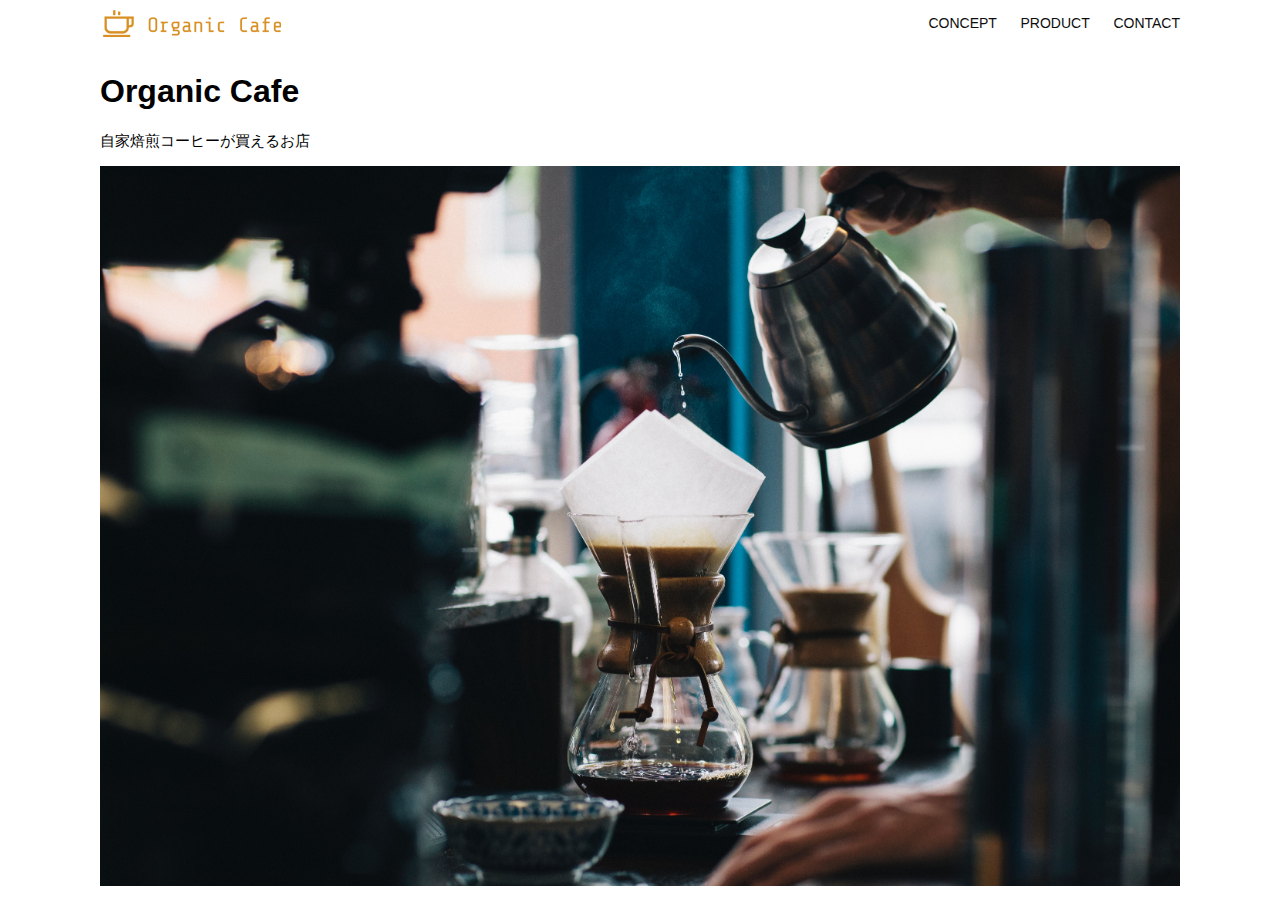
<file: kadai_013/index.html>
<!DOCTYPE html>
<html>
  <head>
    <title>Organic Cafe</title>
    <meta charset="UTF-8" />
    <meta
      name="description"
      content="自家焙煎のコーヒーがお家で楽しめるOrganic Cafe"
    />
    <meta name="viewport" content="width=device-width, initial-scale=1.0" />
    <link rel="stylesheet" href="style.css" />
  </head>
  <body>
    <!-- ヘッダー -->
    <header>
      <!-- ロゴ -->
      <a href="index.html" id="logo"
        ><img src="images/logo.png" alt="トップページに戻る"
      /></a>

      <!-- PC用ナビゲーション -->
      <nav id="nav-pc">
        <a href="index.html#concept">CONCEPT</a>
        <a href="index.html#product">PRODUCT</a>
        <a href="index.html#contact">CONTACT</a>
      </nav>
      <!-- スマホ用メニューボタン -->
      <img id="menu-sp" src="images/button-menu.png" alt="ナビゲーションを開く" onclick="document.getElementById('nav-sp').style.display = 'block'">
      <!-- スマホ用ナビゲーション -->
      <nav id="nav-sp">
        <img id="close" src="images/button-close.png" alt="ナビゲーションを閉じる" onclick="document.getElementById('nav-sp').style.display = 'none'">
        <a id="logo-sp" href="index.html"  onclick="document.getElementById('nav-sp').style.display = 'none'"><img src="images/logo-sp.png" alt="トップページに戻る"></a>
        <a class="menu" href="index.html#concept"  onclick="document.getElementById('nav-sp').style.display = 'none'">CONCEPT</a>
        <a class="menu" href="index.html#product"  onclick="document.getElementById('nav-sp').style.display = 'none'">PRODUCT</a>
        <a class="menu" href="index.html#contact"  onclick="document.getElementById('nav-sp').style.display = 'none'">CONTACT</a>
      </nav>
    </header>
    <main>
      <article>
      
        <!-- メインビジュアル -->
        <section id="main-visual">
          <div id="main-message">
            <h1>Organic Cafe</h1>
            <p>自家焙煎コーヒーが買えるお店</p>
          </div>
          <img
            src="images/main-image.jpg"
            alt="コーヒーをハンドドリップで淹れる画像"
          />
        </section>
      </article>
    </main>
  </body>
</html>
</file>
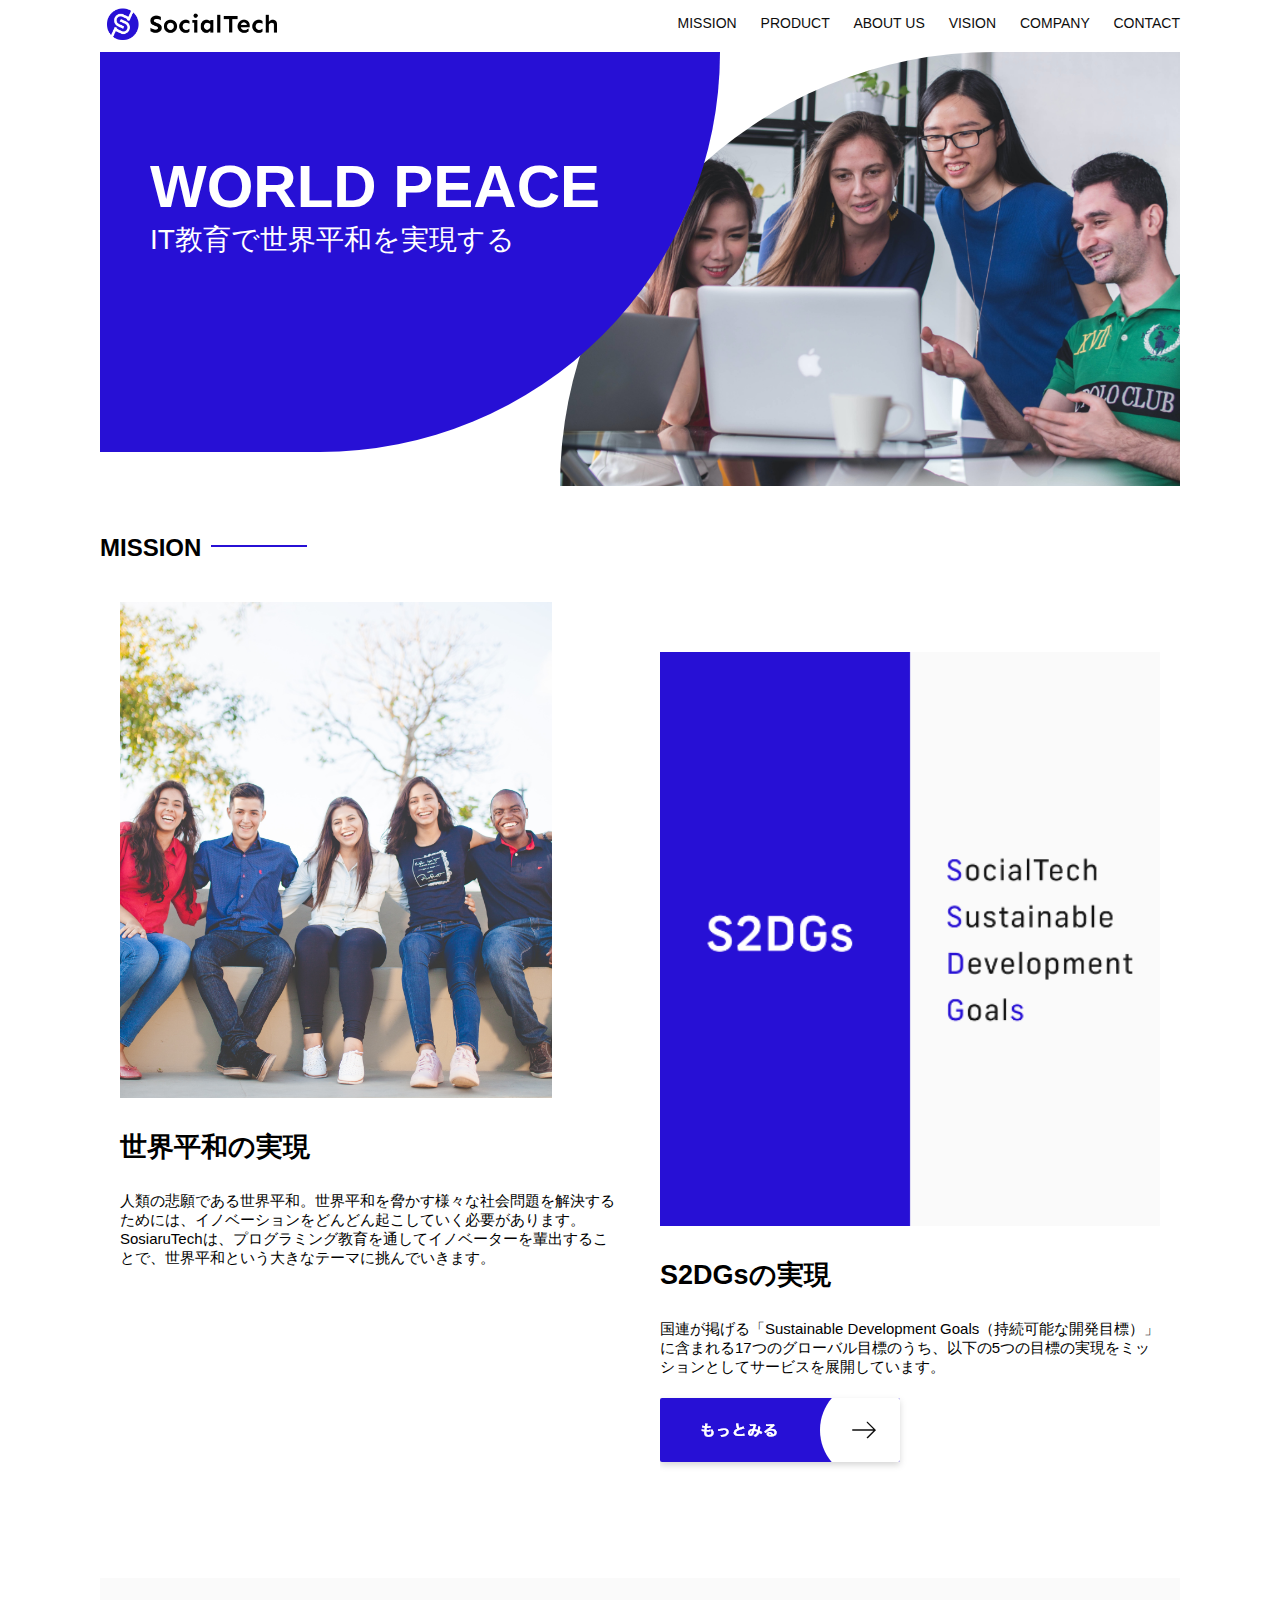
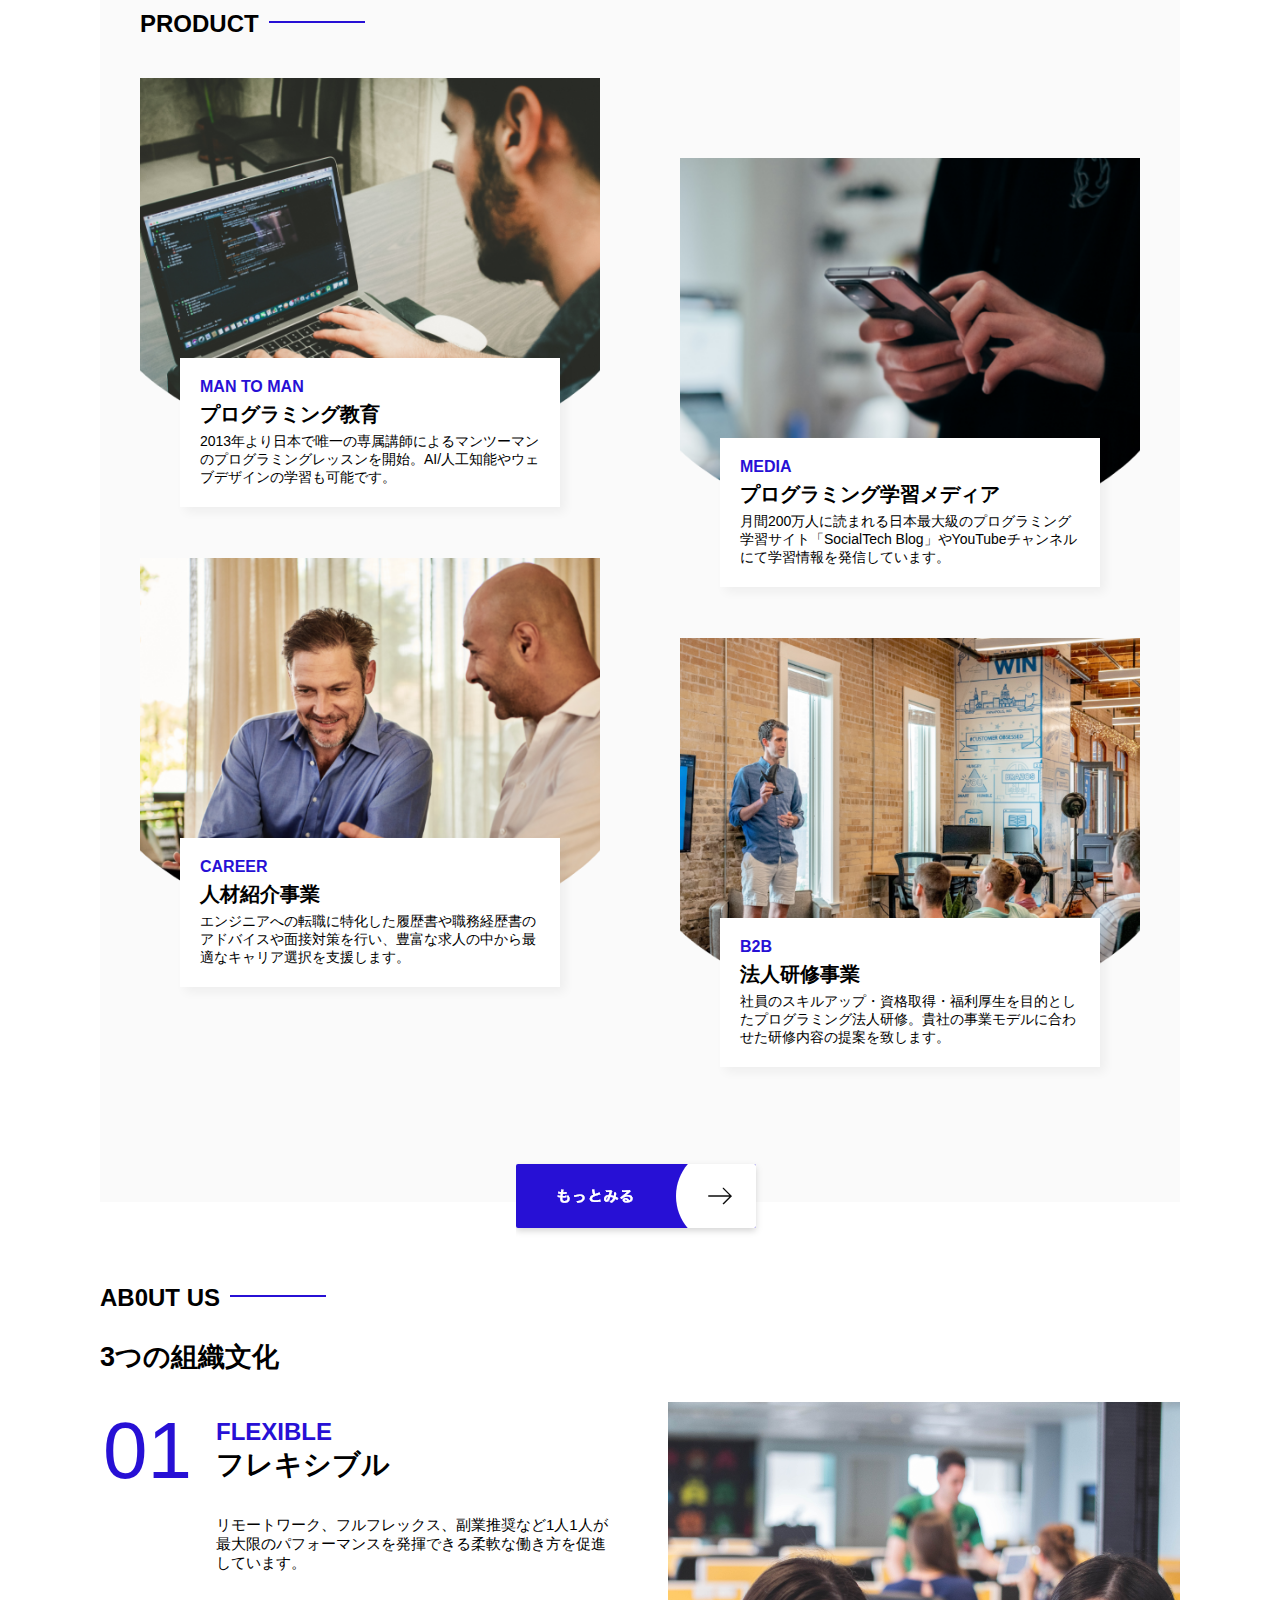
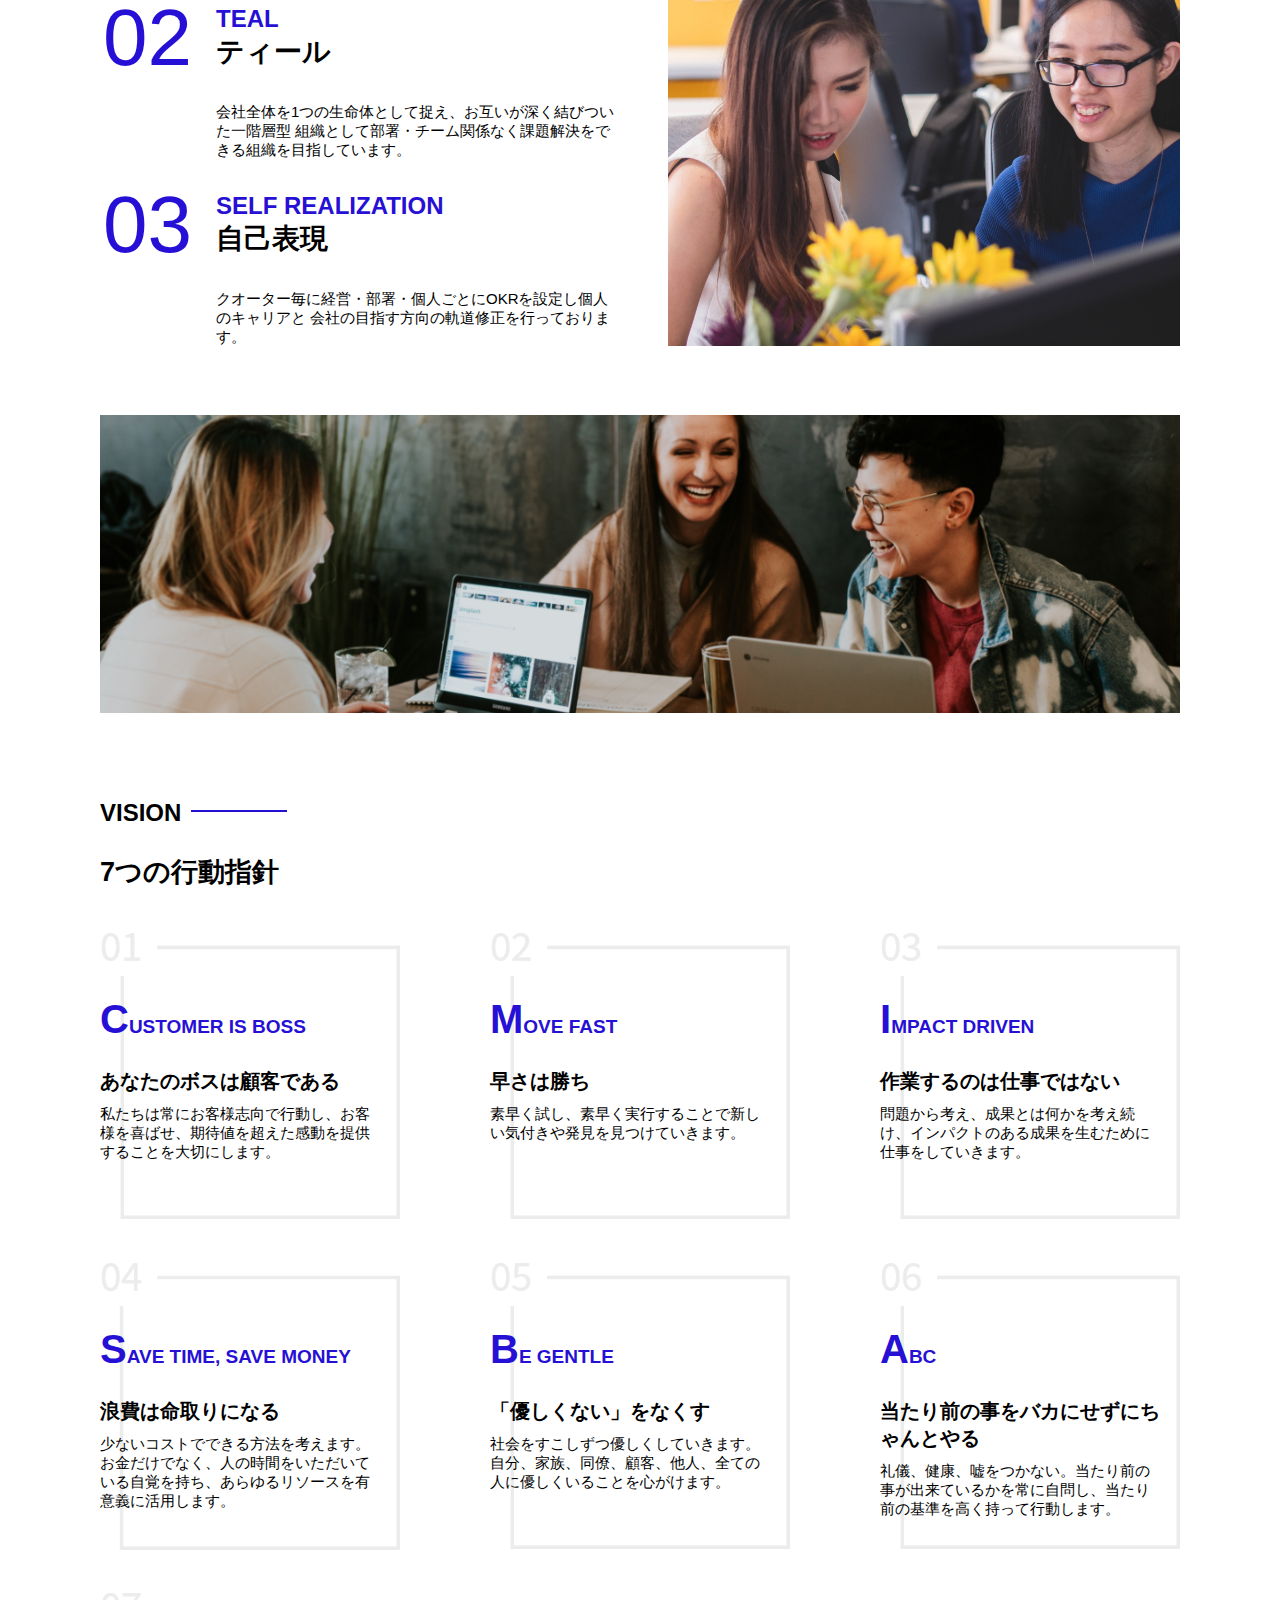
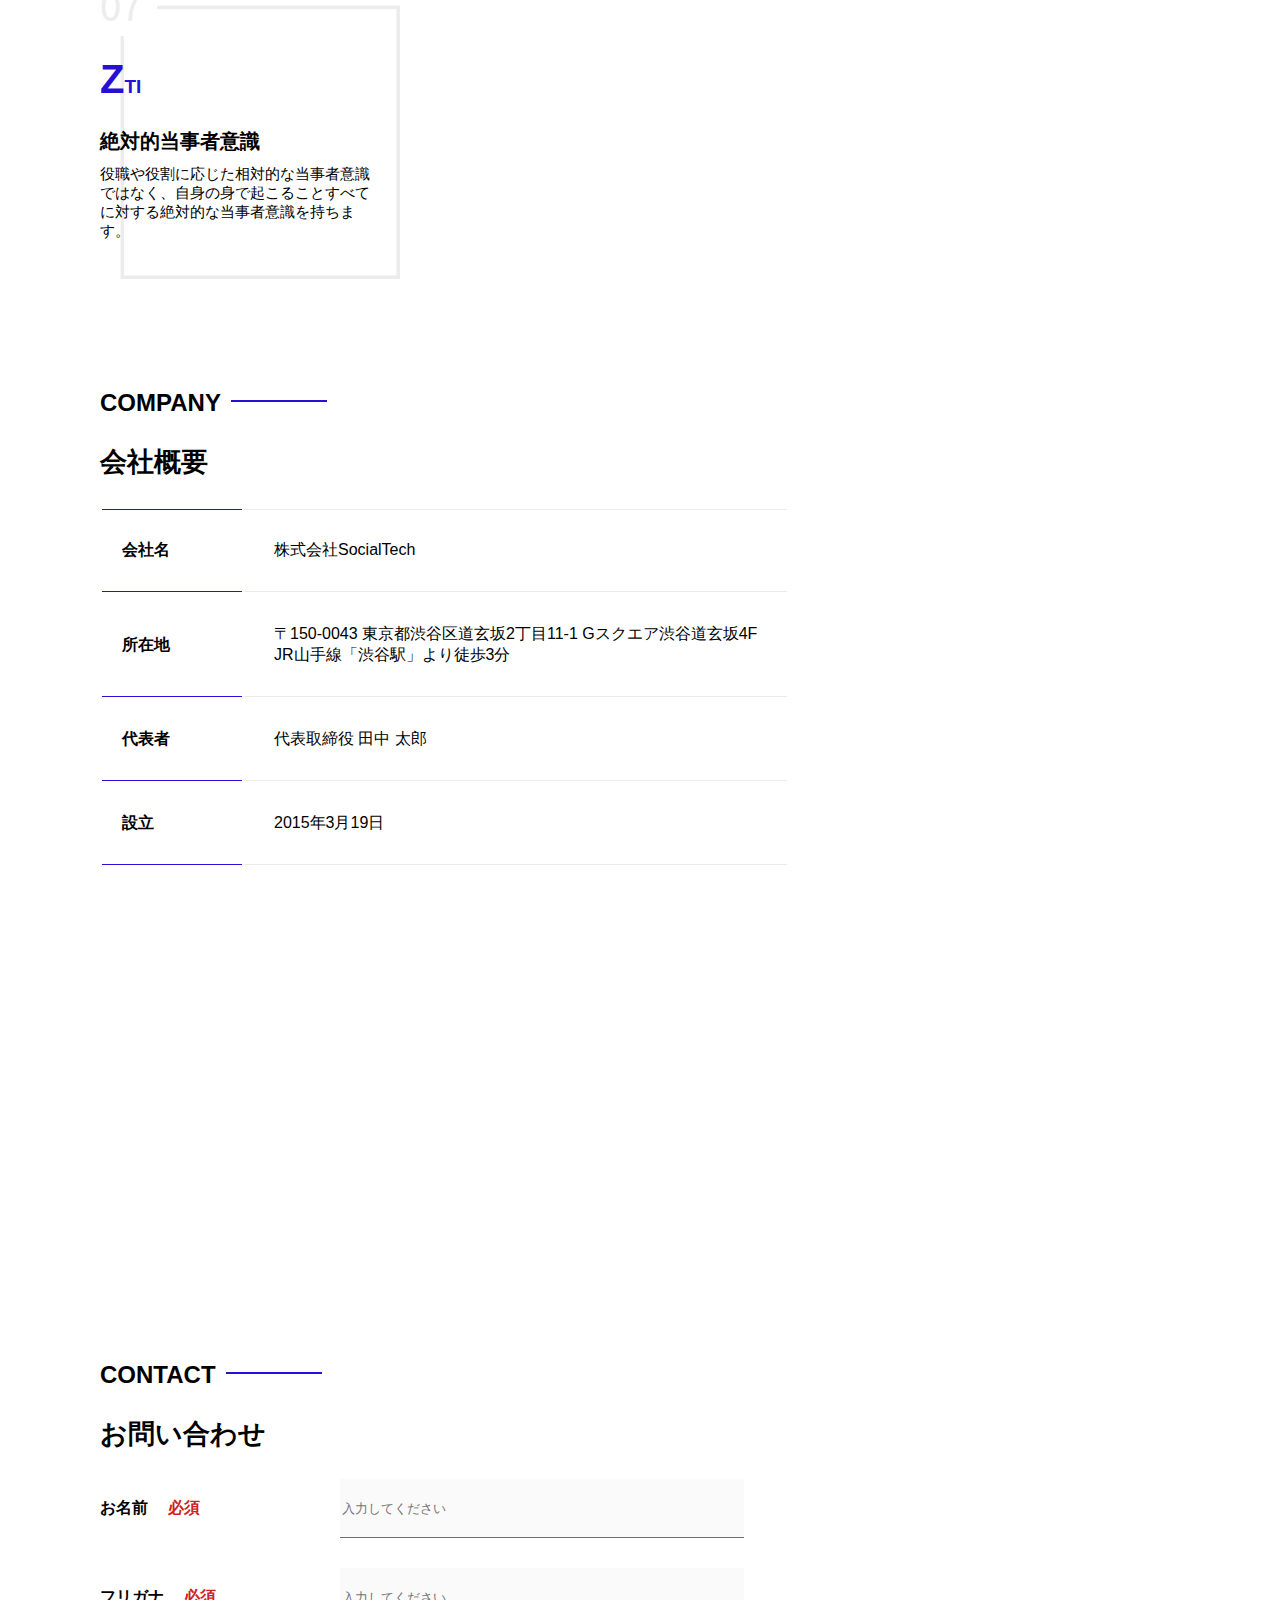
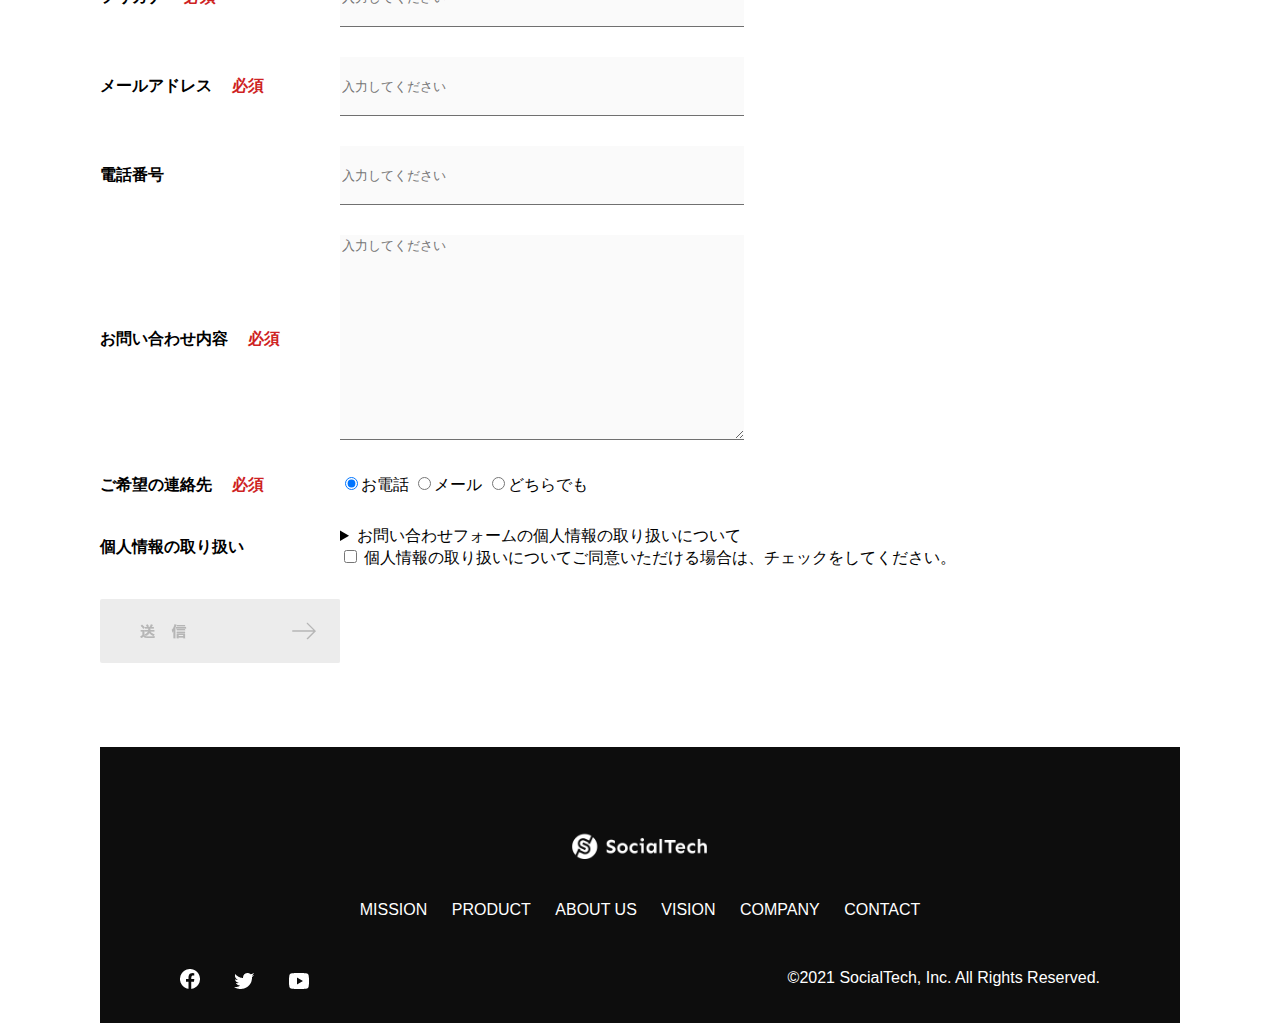
<file: kadai_tutorial_output/index.html>
<!DOCTYPE html>
<html lang="ja">

<head>
  <meta charset="UTF-8" />
  <meta name="description" content="SocialTechはEdTech業界のリーディングカンパニーを目指します。" />
  <meta name="viewport" content="width=device-width, initial-scale=1.0" />
  <title>Socialtech</title>
  <link rel="stylesheet" href="style.css" />
</head>

<body>
  <header>
    <a href="index.html" id="logo"><img src="images/logo.png" alt="トップページに戻る"></a>

    <!-- PC用ナビゲーション -->
    <nav id="nav-pc">
      <a href="mission.html">MISSION</a>
      <a href="product.html">PRODUCT</a>
      <a href="index.html#aboutus">ABOUT US</a>
      <a href="index.html#vision">VISION</a>
      <a href="index.html#company">COMPANY</a>
      <a href="index.html#contact">CONTACT</a>
    </nav>
    <!-- スマホ用メニューボタン -->
    <img id="menu-sp" src="images/button-menu.png" alt="ナビゲーションを開く"
      onclick="document.getElementById('nav-sp').style.display = 'block'">

    <!-- スマホ用ナビゲーション -->
    <nav id="nav-sp">
      <img id="close" src="images/button-close.png" alt="ナビゲーションを閉じる"
        onclick="document.getElementById('nav-sp').style.display = 'none'">
      <a id="logo-sp" href="index.html" onclick="document.getElementById('nav-sp').style.display ='none'"><img
          src="images/logo-sp.png" alt="トップページに戻る"></a>
      <a class="menu" href="mission.html" onclick="document.getElementById('nav-sp').style.display ='none'">MISSION</a>
      <a class="menu" href="product.html" onclick="document.getElementById('nav-sp').style.display ='none'">PRODUCT</a>
      <a class="menu" href="index.html#aboutus" onclick="document.getElementById('nav-sp').style.display ='none'">ABOUT
        US</a>
      <a class="menu" href="index.html#vision"
        onclick="document.getElementById('nav-sp').style.display ='none'">VISION</a>
      <a class="menu" href="index.html#company"
        onclick="document.getElementById('nav-sp').style.display ='none'">COMPANY</a>
      <a class="menu" href="index.html#contact"
        onclick="document.getElementById('nav-sp').style.display ='none'">CONTACT</a>
      <div id="sns">
        <a href="https://www.facebook.com/sejuku2013"><img src="images/button-facebook.png" alt="Facebookのリンク"></a>
        <a href="https://twitter.com/samuraijuku"><img src="images/button-twitter.png" alt="Twitterのリンク"></a>
        <a href="https://www.youtube.com/channel/UCCFOQO5aDK0xXam4cUQXT8g"><img src="images/button-youtube.png"
            alt="YouTubeのリンク"></a>
      </div>
    </nav>
  </header>
  <main>
    <article>
      <!-- メインビジュアル -->
      <section id="main-visual">
        <div id="main-message">
          <h1>WORLD PEACE</h1>
          <p>IT教育で世界平和を実現する</p>
        </div>
        <img src="images/index/index-main.png" alt="PCの周りに集まる多国籍の仲間たち" />
      </section>
      <!-- ミッション -->
      <section id="mission">
        <h2 class="index-h2">MISSION</h2>
        <div id="mission-flex">
          <div>
            <img id="misson-photo" src="images/index/index-mission.png" alt="屋外のベンチで写真を撮影する多国籍の仲間たち" />
            <h3>世界平和の実現</h3>
            <p>
              人類の悲願である世界平和。世界平和を脅かす様々な社会問題を解決するためには、イノベーションをどんどん起こしていく必要があります。SosiaruTechは、プログラミング教育を通してイノベーターを輩出することで、世界平和という大きなテーマに挑んでいきます。
            </p>
          </div>
          <div>
            <img id="s2dgs" src="images/index/s2dgs.png" alt="S2DGs" />
            <h3>S2DGsの実現</h3>
            <p>
              国連が掲げる「Sustainable Development
              Goals（持続可能な開発目標）」に含まれる17つのグローバル目標のうち、以下の5つの目標の実現をミッションとしてサービスを展開しています。
            </p>
            <a href="mission.html">
              <img src="images/button-more.png" alt="もっとみる" />
            </a>
          </div>
        </div>
      </section>
      <!-- プロダクト -->
      <section id="product">
        <h2 class="index-h2">PRODUCT</h2>
        <div>
          <div id="product-left">
            <div>
              <img class="product-photo" src="images/index/index-mantoman.png" alt="PCでコードを書く男性" />
              <div class="product-explain">
                <span>MAN TO MAN</span>
                <h3>プログラミング教育</h3>
                <p>
                  2013年より日本で唯一の専属講師によるマンツーマンのプログラミングレッスンを開始。AI/人工知能やウェブデザインの学習も可能です。
                </p>
              </div>
            </div>

            <div>
              <img class="product-photo" src="images/index/index-career.png" alt="笑顔で話し合う2人の男性" />
              <div class="product-explain">
                <span>CAREER</span>
                <h3>人材紹介事業</h3>
                <p>
                  エンジニアへの転職に特化した履歴書や職務経歴書のアドバイスや面接対策を行い、豊富な求人の中から最適なキャリア選択を支援します。
                </p>
              </div>
            </div>
          </div>

          <div id="product-right">
            <div>
              <img class="product-photo" src="images/index/index-media.png" alt="スマートフォンを操作する人" />
              <div class="product-explain">
                <span>MEDIA</span>
                <h3>プログラミング学習メディア</h3>
                <p>
                  月間200万人に読まれる日本最大級のプログラミング学習サイト「SocialTech
                  Blog」やYouTubeチャンネルにて学習情報を発信しています。
                </p>
              </div>
            </div>
            <div>
              <img class="product-photo" src="images/index/index-b2b.png" alt="講演中の男性とそれを聴く人々" />
              <div class="product-explain">
                <span>B2B</span>
                <h3>法人研修事業</h3>
                <p>
                  社員のスキルアップ・資格取得・福利厚生を目的としたプログラミング法人研修。貴社の事業モデルに合わせた研修内容の提案を致します。
                </p>
              </div>
            </div>
          </div>
        </div>
        <div>
          <a id="product-more" href="product.html">
            <img src="images/button-more.png" alt="もっとみる" />
          </a>
        </div>
      </section>
      <!-- ABOUT US -->
      <section id="aboutus">
        <h2 class="index-h2">AB0UT US</h2>
        <h3>3つの組織文化</h3>
        <div>
          <table class="culture-table">
            <tr>
              <td>
                <span class="culture-num">01</span>
              </td>
              <td>
                <span class="culture-en">FLEXIBLE</span>
                <span class="culture-jp">フレキシブル</span>
              </td>
            </tr>
            <tr>
              <td>
                <!-- 空のセル -->
              </td>
              <td>
                <p class="sulture-description">
                  リモートワーク、フルフレックス、副業推奨など1人1人が最大限のパフォーマンスを発揮できる柔軟な働き方を促進しています。
                </p>
              </td>
            </tr>
            <tr>
              <td>
                <span class="culture-num">02</span>
              </td>
              <td>
                <span class="culture-en">TEAL</span>
                <span class="culture-jp">ティール</span>
              </td>
            </tr>
            <tr>
              <td>
                <!-- 空のセル -->
              </td>
              <td>
                <p class="culture-description">
                  会社全体を1つの生命体として捉え、お互いが深く結びついた一階層型
                  組織として部署・チーム関係なく課題解決をできる組織を目指しています。
                </p>
              </td>
            </tr>
            <tr>
              <td>
                <span class="culture-num">03</span>
              </td>
              <td>
                <span class="culture-en">SELF REALIZATION</span>
                <span class="culture-jp">自己表現</span>
              </td>
            </tr>
            <tr>
              <td>
                <!-- 空のセル -->
              </td>
              <td>
                <p class="culture-description">
                  クオーター毎に経営・部署・個人ごとにOKRを設定し個人のキャリアと
                  会社の目指す方向の軌道修正を行っております。
                </p>
              </td>
            </tr>
          </table>
          <img class="culture-img" src="images/index/index-aboutus1.png" alt="英語で話し合う2人の女性" />
        </div>
        <img class="culture-img2" src="images/index/index-aboutus2.png" alt="英語で話し合う3人の男女" />
      </section>
      <!-- VISION -->
      <section id="vision">
        <h2 class="index-h2">VISION</h2>
        <h3>7つの行動指針</h3>
        <div>
          <div class="vision-box">
            <img src="images/index/vision-01.png" alt="01" />
            <span>
              <h4>CUSTOMER IS BOSS</h4>
              <h5>あなたのボスは顧客である</h5>
              <p>
                私たちは常にお客様志向で行動し、お客様を喜ばせ、期待値を超えた感動を提供することを大切にします。
              </p>
            </span>
          </div>
          <div class="vision-box">
            <img src="images/index/vision-02.png" alt="02" />
            <span>
              <h4>MOVE FAST</h4>
              <h5>早さは勝ち</h5>
              <p>
                素早く試し、素早く実行することで新しい気付きや発見を見つけていきます。
              </p>
            </span>
          </div>
          <div class="vision-box">
            <img src="images/index/vision-03.png" alt="03" />
            <span>
              <h4>IMPACT DRIVEN</h4>
              <h5>作業するのは仕事ではない</h5>
              <p>
                問題から考え、成果とは何かを考え続け、インパクトのある成果を生むために仕事をしていきます。
              </p>
            </span>
          </div>
          <div class="vision-box">
            <img src="images/index/vision-04.png" alt="04" />
            <span>
              <h4>SAVE TIME, SAVE MONEY</h4>
              <h5>浪費は命取りになる</h5>
              <p>
                少ないコストでできる方法を考えます。お金だけでなく、人の時間をいただいている自覚を持ち、あらゆるリソースを有意義に活用します。
              </p>
            </span>
          </div>
          <div class="vision-box">
            <img src="images/index/vision-05.png" alt="05" />
            <span>
              <h4>BE GENTLE</h4>
              <h5>「優しくない」をなくす</h5>
              <p>
                社会をすこしずつ優しくしていきます。自分、家族、同僚、顧客、他人、全ての人に優しくいることを心がけます。
              </p>
            </span>
          </div>
          <div class="vision-box">
            <img src="images/index/vision-06.png" alt="06" />
            <span>
              <h4>ABC</h4>
              <h5>当たり前の事をバカにせずにちゃんとやる</h5>
              <p>
                礼儀、健康、嘘をつかない。当たり前の事が出来ているかを常に自問し、当たり前の基準を高く持って行動します。
              </p>
            </span>
          </div>
          <div class="vision-box">
            <img src="images/index/vision-07.png" alt="07" />
            <span>
              <h4>ZTI</h4>
              <h5>絶対的当事者意識</h5>
              <p>
                役職や役割に応じた相対的な当事者意識ではなく、自身の身で起こることすべてに対する絶対的な当事者意識を持ちます。
              </p>
            </span>
          </div>
        </div>
      </section>
      <!-- COMPANY -->
      <section id="company">
        <h2 class="index-h2">COMPANY</h2>
        <h3>会社概要</h3>
        <table>
          <tr>
            <th class="tableheader-first">会社名</th>
            <td class="cell-first">株式会社SocialTech</td>
          </tr>
          <tr>
            <th class="tableheader">所在地</th>
            <td class="cell">〒150-0043 東京都渋谷区道玄坂2丁目11-1 Gスクエア渋谷道玄坂4F<br>JR山手線「渋谷駅」より徒歩3分</td>
          </tr>
          <tr>
            <th class="tableheader">代表者</th>
            <td class="cell">代表取締役 田中 太郎</td>
          </tr>
          <tr>
            <th class="tableheader">設立</th>
            <td class="cell">2015年3月19日</td>
          </tr>
        </table>
        <iframe
          src="https://www.google.com/maps/embed?pb=!1m18!1m12!1m3!1d3241.7739234349333!2d139.69358217569638!3d35.657941272594826!2m3!1f0!2f0!3f0!3m2!1i1024!2i768!4f13.1!3m3!1m2!1s0x60188be0535d9a81%3A0xb09a6e9018e3debd!2z44CSMTUwLTAwNDMg5p2x5Lqs6YO95riL6LC35Yy66YGT546E5Z2C77yS5LiB55uu77yR77yR4oiS77yR!5e0!3m2!1sja!2sjp!4v1710606186022!5m2!1sja!2sjp"
          width="600" height="450" style="border:0;" allowfullscreen="" loading="lazy"
          referrerpolicy="no-referrer-when-downgrade">
        </iframe>
      </section>
      <!-- お問い合わせフォーム -->
      <section id="contact">
        <h2 class="index-h2">CONTACT</h2>
        <h3>お問い合わせ</h3>
        <!-- STATIC FORMSのフォームタグ -->
        <form action="https://api.staticforms.xyz/submit" method="post">
          <input type="text" name="honeypot" style="display:none">
          <input type="hidden" name="accessKey" value="69dbc5be-ebbb-4af1-8825-c4370c0bb1b7">
          <input type="hidden" name="subject"
            value="お問い合わせフォーム69dbc5be-ebbb-4af1-8825-c4370c0bb1b769dbc5be-ebbb-4af1-8825-c4370c0bb1b769dbc5be-ebbb-4af1-8825-c4370c0bb1b7" />
          <input type="hidden" name="replyTo" value="pomfeel1236@gmail.com">
          <input type="hidden" name="redirectTo" value="">
          <div>
            <div class="contact-heading">
              <label class="contact-label">お名前<span class="contact-span">必須</span></label>
            </div>
            <div>
              <input type="text" name="name" placeholder="入力してください" class="contact-textbox">
            </div>
          </div>
          <div>
            <div class="contact-heading">
              <label class="contact-label">フリガナ<span class="contact-span">必須</span></label>
            </div>
            <div>
              <input type="text" name="hurigana" placeholder="入力してください" class="contact-textbox">
            </div>
          </div>
          <div>
            <div class="contact-heading">
              <label class="contact-label">メールアドレス<span class="contact-span">必須</span></label>
            </div>
            <div>
              <input type="text" name="email" placeholder="入力してください" class="contact-textbox">
            </div>
          </div>
          <div>
            <div class="contact-heading">
              <label class="contact-label">電話番号</label>
            </div>
            <div>
              <input type="text" name="tel" placeholder="入力してください" class="contact-textbox">
            </div>
          </div>
          <div>
            <div class="contact-heading">
              <label class="contact-label">お問い合わせ内容<span class="contact-span">必須</span></label>
            </div>
            <div>
              <textarea class="contact-textarea" name="message" placeholder="入力してください"></textarea>
            </div>
          </div>
          <div>
            <div class="contact-heading">
              <label class="contact-label">ご希望の連絡先<span class="contact-span">必須</span></label>
            </div>
            <div>
              <input class="radiobutton" type="radio" value="tel" name="contact" checked><label>お電話</label></textarea>
              <input class="radiobutton" type="radio" value="mail" name="contact"><label>メール</label></textarea>
              <input class="radiobutton" type="radio" value="both" name="contact"><label>どちらでも</label></textarea>
            </div>
          </div>
          <div>
            <div class="contact-heading">
              <label class="contact-label">個人情報の取り扱い</label>
            </div>
            <div>
              <details>
                <summary>お問い合わせフォームの個人情報の取り扱いについて</summary>
                <div>
                  <span>１．組織の名称又は氏名</span><br>
                  株式会社SocialTech<br><br>
                  <span>２．個人情報保護管理者（若しくはその代理人）の氏名又は職名、所属及び連絡先
                    鈴木 一郎 コーポレート部</span><br>
                  メールアドレス：support@socialtech.net<br>
                  TEL：03-xxxx-xxxx<br>
                  <span>３．個人情報の利用目的</span><br>
                  ・本サービス及び本サービスに関連する情報の提供又はそれらに関する連絡のため<br>
                  ・ユーザーの本人確認のため<br>
                  ・当社サービスのご案内のため<br>
                  ・当社の商品等の広告または宣伝（電子メールによるものを含むものとします。）<br><br>
                  <span>４．個人情報の取り扱い業務の委託</span><br>
                  個人情報の取扱業務の全部または一部を外部に業務委託する場合があります。<br>
                  その際、弊社は、個人情報を適切に保護できる管理体制を敷き実行していることを条件として<br>
                  委託先を厳選したうえで、機密保持契約を委託先と締結し、お客様の個人情報を厳密に管理させます。<br><br>
                  <span>５．個人情報の開示等の請求</span><br>
                  お客様は、弊社に対してご自身の個人情報の開示等（利用目的の通知、開示、内容の訂正・追加・削除、利用の停止または消去、第三者への提供の停止）に関して、当社問合わせ窓口に申し出ることができます。<br>
                  その際、弊社はお客様ご本人を確認させていただいたうえで、合理的な期間内に対応いたします。<br><br>
                  なお、個人情報に関する弊社問合わせ先は、次の通りです。<br><br>
                  株式会社SocialTech　個人情報問合せ窓口<br>
                  〒150-0043　東京都渋谷区道玄坂2丁目11-1 Ｇスクエア渋谷道玄坂 4F<br>
                  メールアドレス：support@socialtech.net　TEL：03-xxxx-xxxx<br><br>
                  <span>６．個人情報を提供されることの任意性について</span><br><br>
                  お客様がご自身の個人情報を弊社に提供されるか否かは、お客様のご判断によりますが、もしご提供されない場合には、適切なサービスが提供できない場合がありますので予めご了承ください。
                </div>
              </details>
              <input type="checkbox" name="agree">
              <span>個人情報の取り扱いについてご同意いただける場合は、チェックをしてください。</span>
            </div>
          </div>
          <input type="image" src="images/button-submit.png" alt="送信する">
        </form>
      </section>
    </article>

    <!-- フッター -->
    <footer>
      <div id="footer-logo">
        <img src="images/logo-sp.png" alt="SocialTech">
      </div>
      <div id="footer-link">
        <a href="mission.html">MISSION</a>
        <a href="product.html">PRODUCT</a>
        <a href="index.html#aboutus">ABOUT US</a>
        <a href="index.html#vision">VISION</a>
        <a href="index.html#company">COMPANY</a>
        <a href="index.html#contact">CONTACT</a>
      </div>
      <div id="sns-footer">
        <a href="https://www.facebook.com/sejuku2013"><img src="images/button-facebook.png" alt="Facebookのリンク"></a>
        <a href="https://twitter.com/samuraijuku"><img src="images/button-twitter.png" alt="Twitterのリンク"></a>
        <a href="https://www.youtube.com/channel/UCCFOQO5aDK0xXam4cUQXT8g"><img src="images/button-youtube.png"
            alt="YouTubeのリンク"></a>
        <span id="copyright">&copy;2021 SocialTech, Inc. All Rights Reserved. </span>
      </div>

    </footer>
  </main>
</body>

</html>
</file>
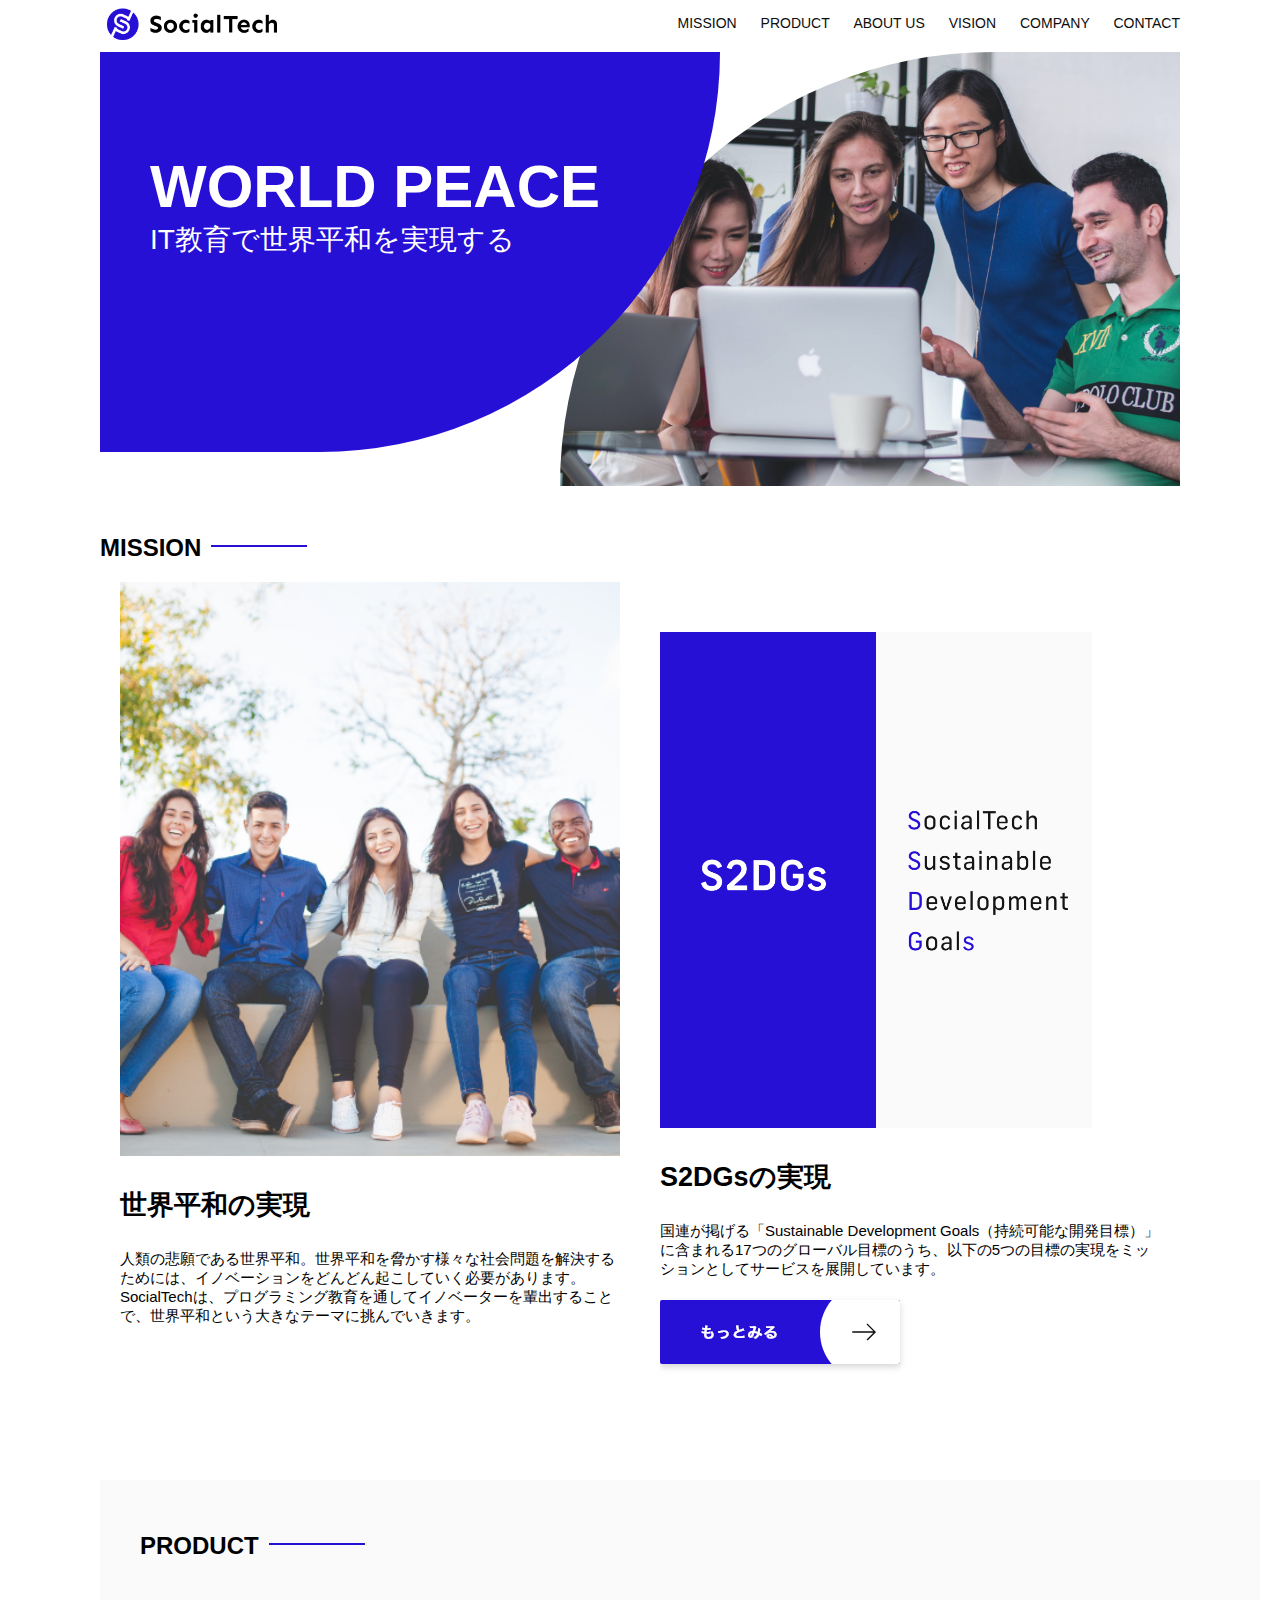
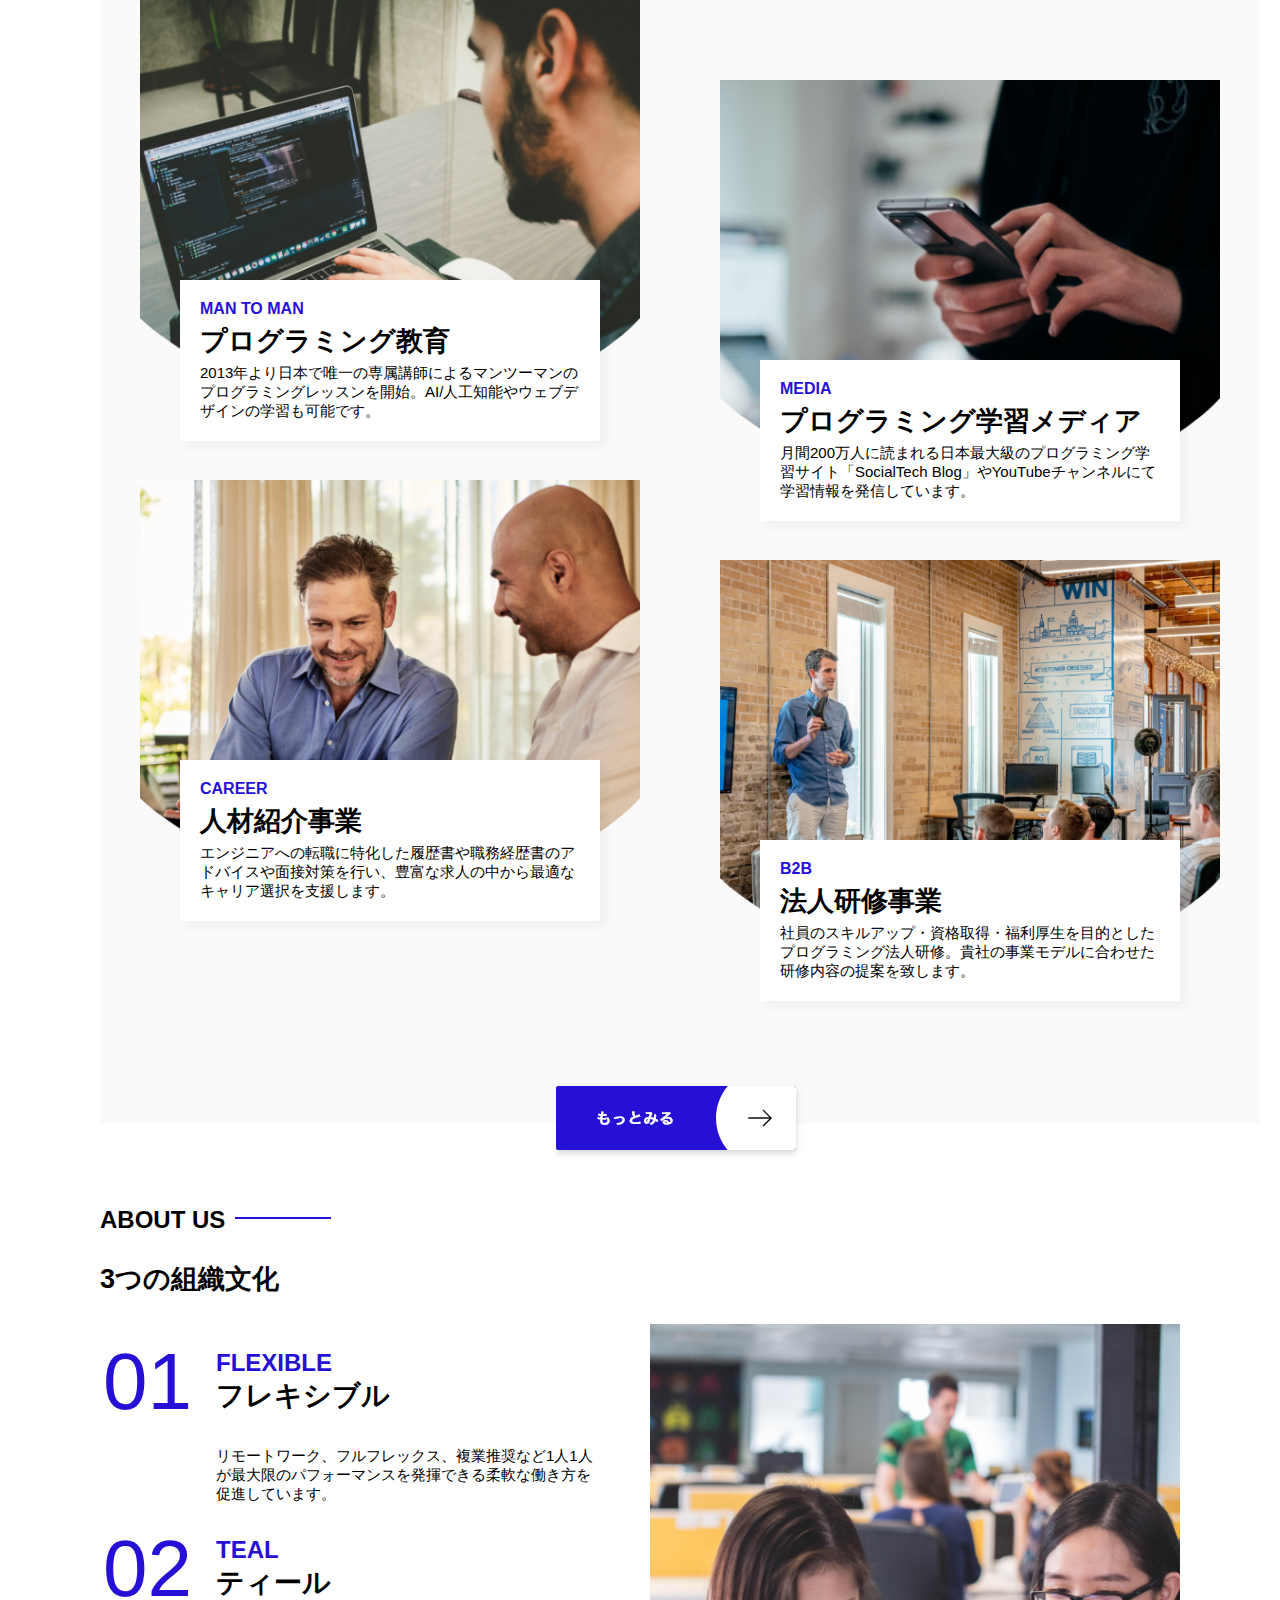
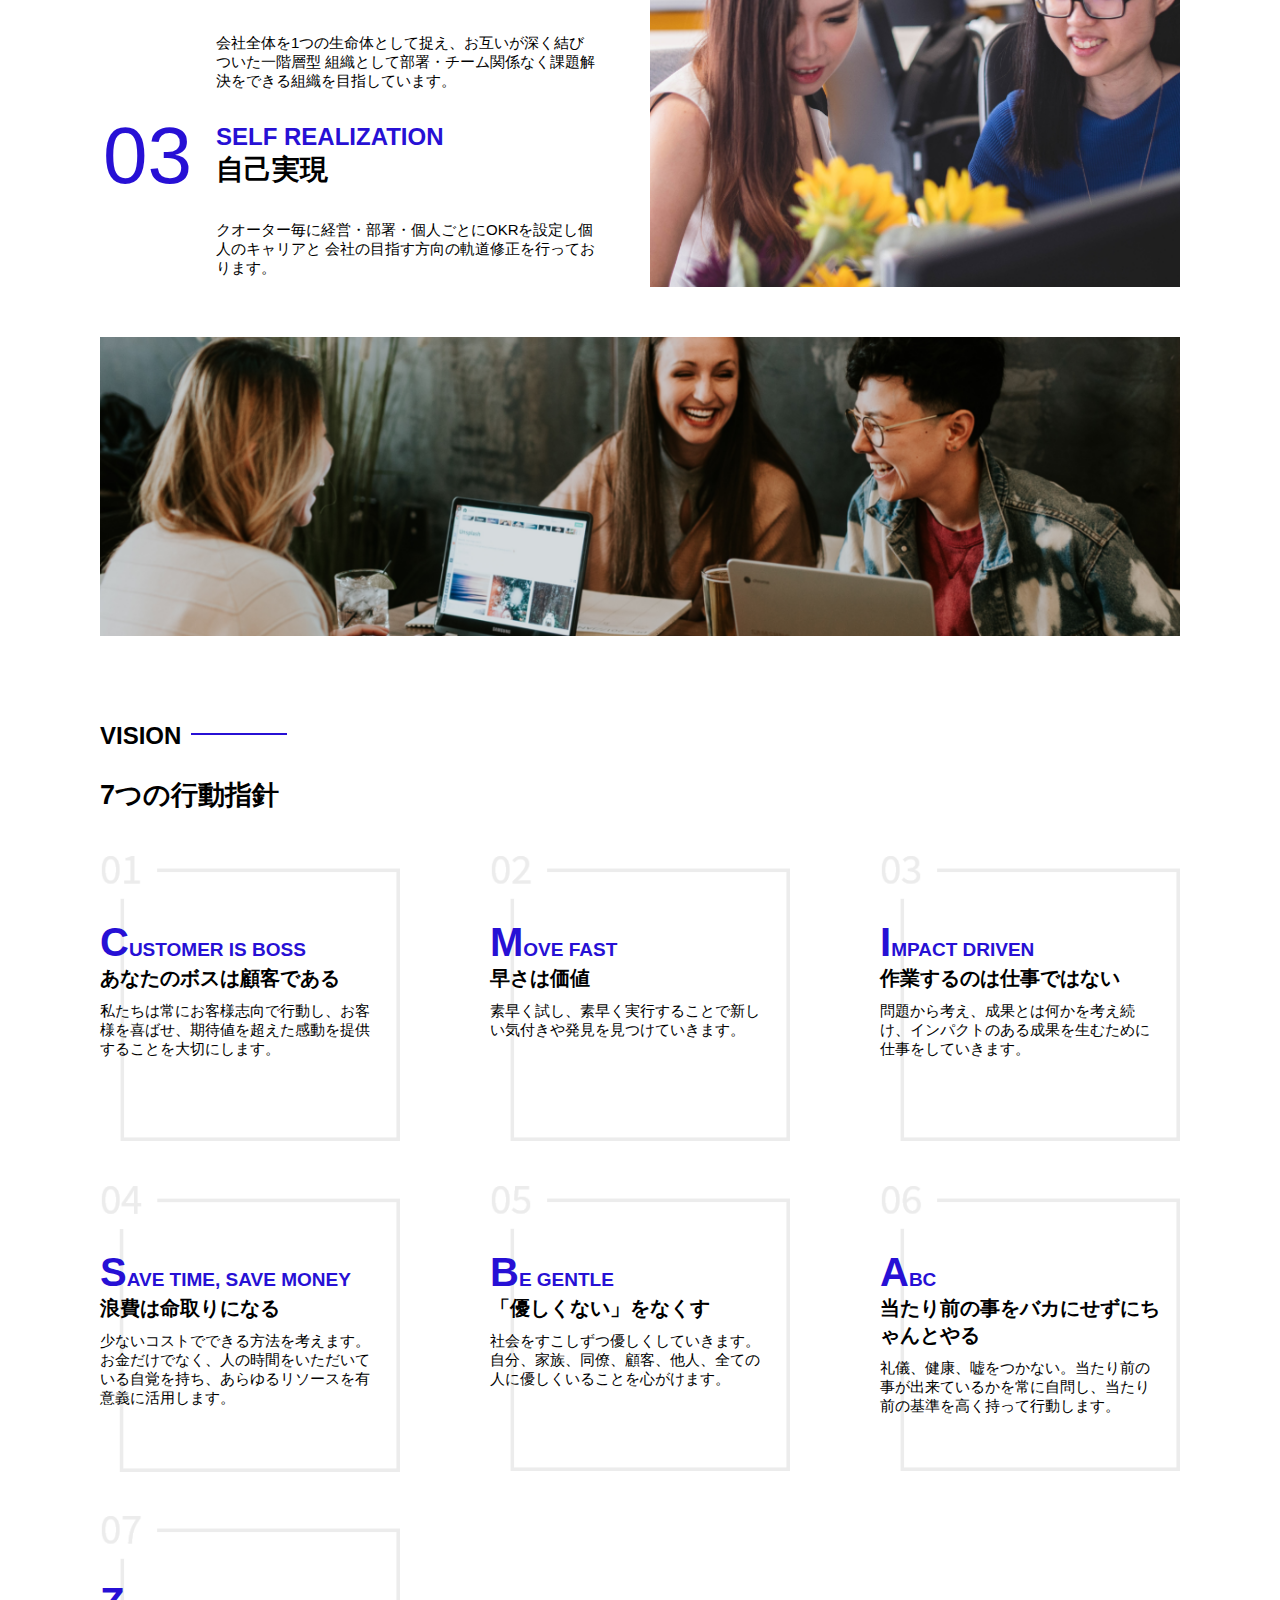
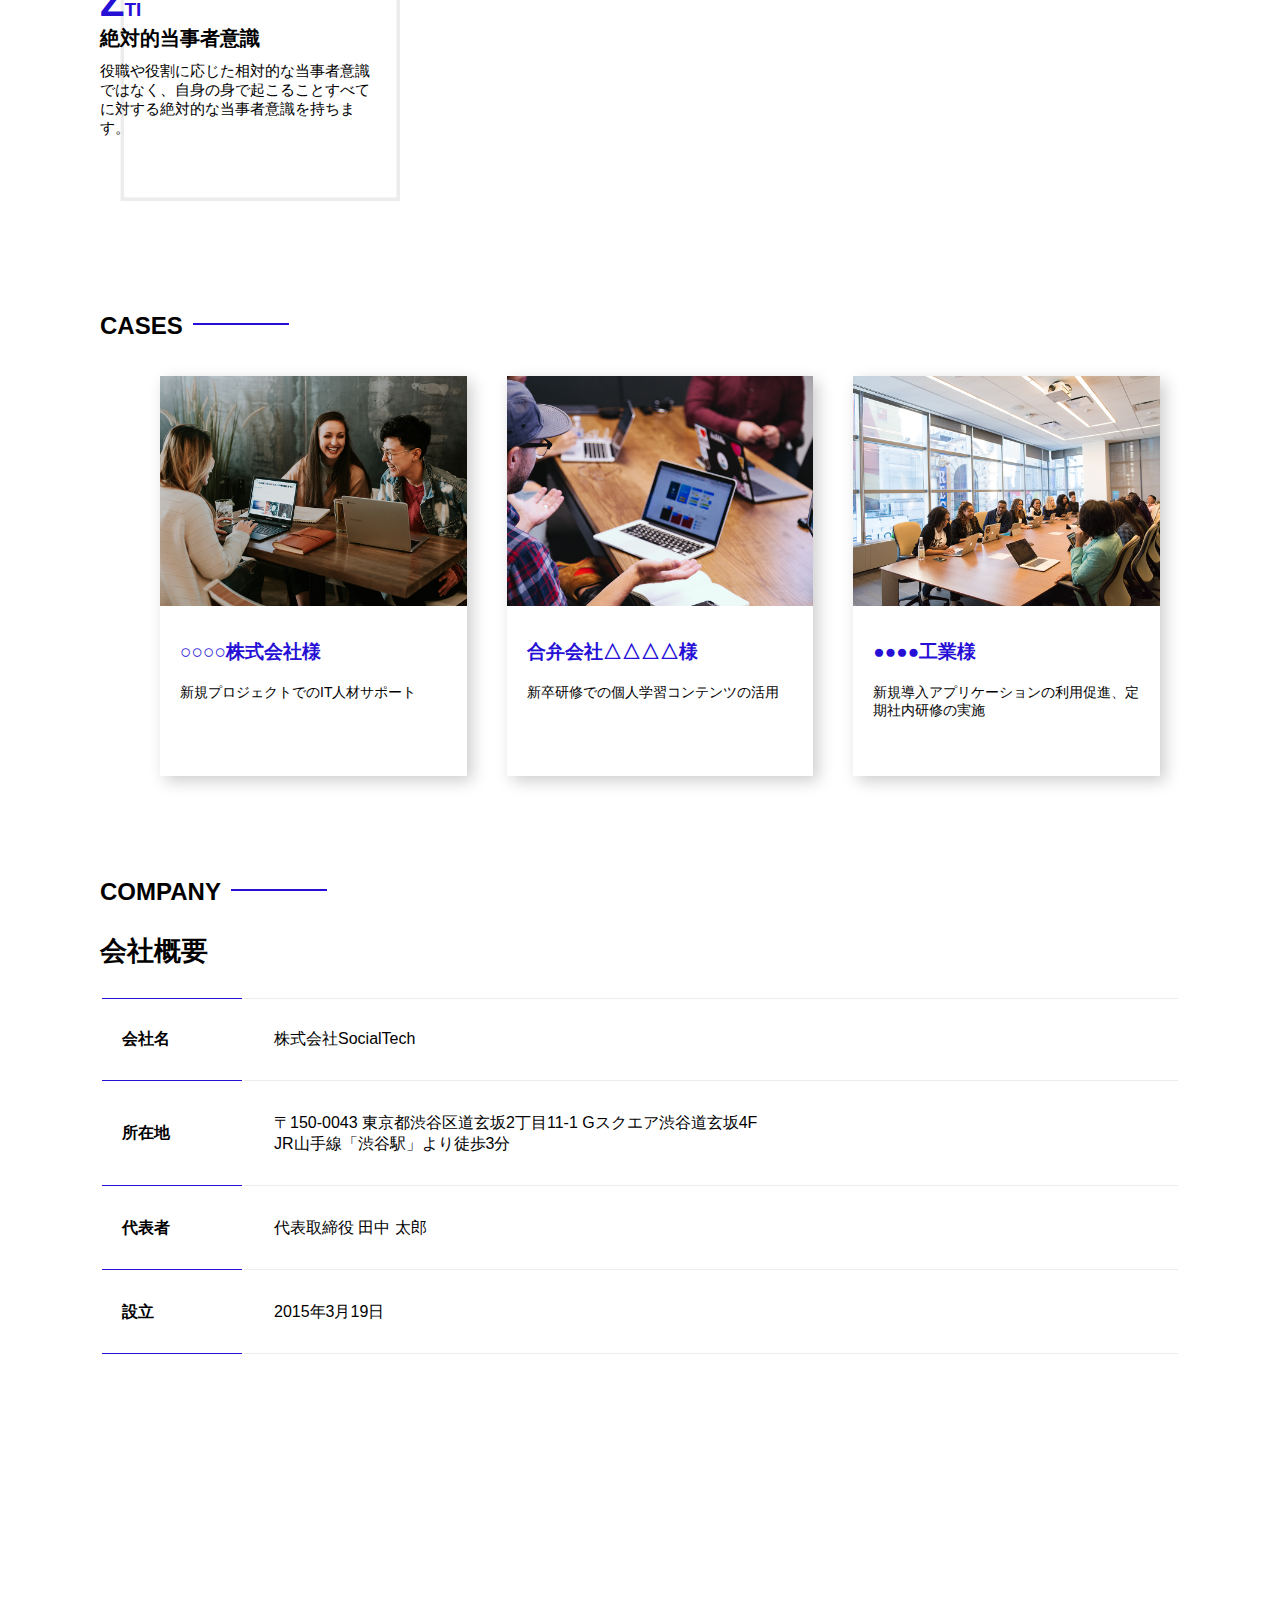
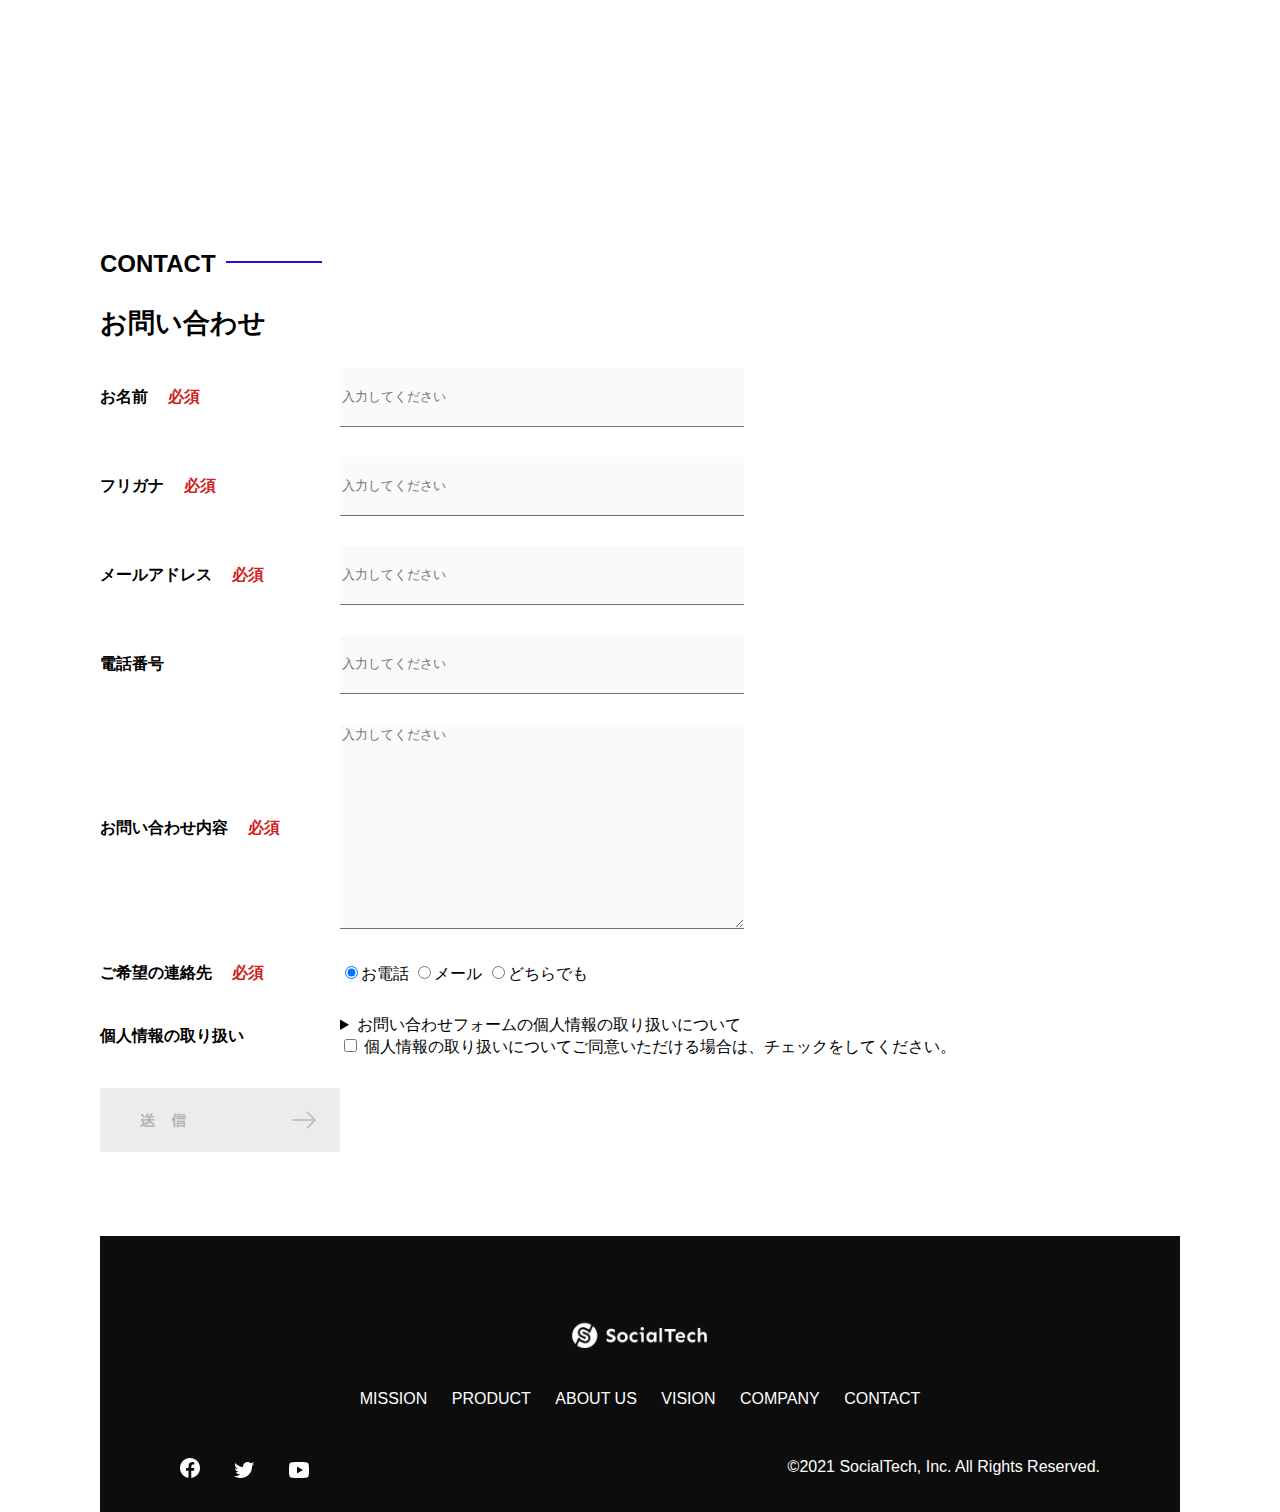
<file: socialtech-kadai_012/index.html>
<!DOCTYPE html>
<html>
  <head>
    <title>SocialTech</title>
    <meta charset="UTF-8" />
    <meta
      name="description"
      content="SocialTechはEdTech業界のリーディングカンパニーを目指します。"
    />
    <meta name="viewport" content="width=device-width, initial-scale=1.0" />
    <link rel="stylesheet" href="style.css" />
  </head>
  <body>
    <!-- ヘッダー -->
    <header>
      <!-- ロゴ -->
      <a href="index.html" id="logo"
        ><img src="images/logo.png" alt="トップページに戻る"
      /></a>

      <!-- PC用ナビゲーション -->
      <nav id="nav-pc">
        <a href="mission.html">MISSION</a>
        <a href="product.html">PRODUCT</a>
        <a href="index.html#aboutus">ABOUT US</a>
        <a href="index.html#vision">VISION</a>
        <a href="index.html#company">COMPANY</a>
        <a href="index.html#contact">CONTACT</a>
      </nav>
    </header>
    <main>
      <article>
        <!-- メインビジュアル -->
        <section id="main-visual">
          <div id="main-message">
            <h1>WORLD PEACE</h1>
            <p>IT教育で世界平和を実現する</p>
          </div>
          <img
            src="images/index/index-main.png"
            alt="PCの周りに集まる多国籍の仲間たち"
          />
        </section>
        <!--ミッション-->
        <section id="mission">
          <h2 class="index-h2">MISSION</h2>
          <div id="mission-flex">
            <div>
              <img
                id="mission-photo"
                src="images/index/index-mission.png"
                alt="屋外のベンチで写真を撮影する多国籍の仲間たち"
              />
              <h3>世界平和の実現</h3>
              <p>
                人類の悲願である世界平和。世界平和を脅かす様々な社会問題を解決するためには、イノベーションをどんどん起こしていく必要があります。SocialTechは、プログラミング教育を通してイノベーターを輩出することで、世界平和という大きなテーマに挑んでいきます。
              </p>
            </div>
            <div>
              <img id="s2dgs" src="images/index/s2dgs.png" alt="S2DGs" />
              <h3>S2DGsの実現</h3>
              <p>
                国連が掲げる「Sustainable Development
                Goals（持続可能な開発目標）」に含まれる17つのグローバル目標のうち、以下の5つの目標の実現をミッションとしてサービスを展開しています。
              </p>
              <a href="mission.html">
                <img src="images/button-more.png" alt="もっとみる" />
              </a>
            </div>
          </div>
        </section>
        <!-- プロダクト -->
        <section id="product">
          <h2 class="index-h2">PRODUCT</h2>
          <div>
            <div id="product-left">
              <div>
                <img
                  class="product-photo"
                  src="images/index/index-mantoman.png"
                  alt="PCでコードを書く男性"
                />
                <div class="product-explain">
                  <span>MAN TO MAN</span>
                  <h3>プログラミング教育</h3>
                  <p>
                    2013年より日本で唯一の専属講師によるマンツーマンのプログラミングレッスンを開始。AI/人工知能やウェブデザインの学習も可能です。
                  </p>
                </div>
              </div>
              <div>
                <img
                  class="product-photo"
                  src="images/index/index-career.png"
                  alt="笑顔で話し合う2人の男性"
                />
                <div class="product-explain">
                  <span>CAREER</span>
                  <h3>人材紹介事業</h3>
                  <p>
                    エンジニアへの転職に特化した履歴書や職務経歴書のアドバイスや面接対策を行い、豊富な求人の中から最適なキャリア選択を支援します。
                  </p>
                </div>
              </div>
            </div>
            <div id="product-right">
              <div>
                <img
                  class="product-photo"
                  src="images/index/index-media.png"
                  alt="スマートフォンを操作する人"
                />
                <div class="product-explain">
                  <span>MEDIA</span>
                  <h3>プログラミング学習メディア</h3>
                  <p>
                    月間200万人に読まれる日本最大級のプログラミング学習サイト「SocialTech
                    Blog」やYouTubeチャンネルにて学習情報を発信しています。
                  </p>
                </div>
              </div>
              <div>
                <img
                  class="product-photo"
                  src="images/index/index-b2b.png"
                  alt="講演中の男性とそれを聴く人々"
                />
                <div class="product-explain">
                  <span>B2B</span>
                  <h3>法人研修事業</h3>
                  <p>
                    社員のスキルアップ・資格取得・福利厚生を目的としたプログラミング法人研修。貴社の事業モデルに合わせた研修内容の提案を致します。
                  </p>
                </div>
              </div>
            </div>
          </div>
          <div>
            <a id="product-more" href="product.html">
              <img src="images/button-more.png" alt="もっとみる" />
            </a>
          </div>
        </section>
        <!---ABOUT US-->
        <section id="aboutus">
          <h2 class="index-h2">ABOUT US</h2>
          <h3>3つの組織文化</h3>
          <div>
            <table class="culture-table">
              <tr>
                <td>
                  <span class="culture-num">01</span>
                </td>
                <td>
                  <span class="culture-en">FLEXIBLE</span>
                  <span class="culture-jp">フレキシブル</span>
                </td>
              </tr>
              <tr>
                <td>
                  <!--空のセル-->
                </td>
                <td>
                  <p class="culture-description">
                    リモートワーク、フルフレックス、複業推奨など1人1人が最大限のパフォーマンスを発揮できる柔軟な働き方を促進しています。
                  </p>
                </td>
              </tr>
              <tr>
                <td>
                  <span class="culture-num">02</span>
                </td>
                <td>
                  <span class="culture-en">TEAL</span>
                  <span class="culture-jp">ティール</span>
                </td>
              </tr>
              <tr>
                <td>
                  <!--空のセル-->
                </td>
                <td>
                  <p class="culture-description">
                    会社全体を1つの生命体として捉え、お互いが深く結びついた一階層型
                    組織として部署・チーム関係なく課題解決をできる組織を目指しています。
                  </p>
                </td>
              </tr>
              <tr>
                <td>
                  <span class="culture-num">03</span>
                </td>
                <td>
                  <span class="culture-en">SELF REALIZATION</span>
                  <span class="culture-jp">自己実現</span>
                </td>
              </tr>
              <tr>
                <td>
                  <!--空のセル-->
                </td>
                <td>
                  <p class="culture-description">
                    クオーター毎に経営・部署・個人ごとにOKRを設定し個人のキャリアと
                    会社の目指す方向の軌道修正を行っております。
                  </p>
                </td>
              </tr>
            </table>
            <img
              class="culture-img"
              src="images/index/index-aboutus1.png"
              alt="笑顔で話し合う2人の女性"
            />
          </div>
          <img
            class="culture-img2"
            src="images/index/index-aboutus2.png"
            alt="笑顔で話し合う3人の男女"
          />
        </section>
        <!-- VISION -->
        <section id="vision">
          <h2 class="index-h2">VISION</h2>
          <h3>7つの行動指針</h3>
          <div>
            <div class="vision-box">
              <img src="images/index/vision-01.png" alt="01" />
              <span>
                <h4>CUSTOMER IS BOSS</h4>
                <h5>あなたのボスは顧客である</h5>
                <p>
                  私たちは常にお客様志向で行動し、お客様を喜ばせ、期待値を超えた感動を提供することを大切にします。
                </p>
              </span>
            </div>
            <div class="vision-box">
              <img src="images/index/vision-02.png" alt="02" />
              <span>
                <h4>MOVE FAST</h4>
                <h5>早さは価値</h5>
                <p>
                  素早く試し、素早く実行することで新しい気付きや発見を見つけていきます。
                </p>
              </span>
            </div>
            <div class="vision-box">
              <img src="images/index/vision-03.png" alt="03" />
              <span>
                <h4>IMPACT DRIVEN</h4>
                <h5>作業するのは仕事ではない</h5>
                <p>
                  問題から考え、成果とは何かを考え続け、インパクトのある成果を生むために仕事をしていきます。
                </p>
              </span>
            </div>
            <div class="vision-box">
              <img src="images/index/vision-04.png" alt="04" />
              <span>
                <h4>SAVE TIME, SAVE MONEY</h4>
                <h5>浪費は命取りになる</h5>
                <p>
                  少ないコストでできる方法を考えます。お金だけでなく、人の時間をいただいている自覚を持ち、あらゆるリソースを有意義に活用します。
                </p>
              </span>
            </div>
            <div class="vision-box">
              <img src="images/index/vision-05.png" alt="05" />
              <span>
                <h4>BE GENTLE</h4>
                <h5>「優しくない」をなくす</h5>
                <p>
                  社会をすこしずつ優しくしていきます。自分、家族、同僚、顧客、他人、全ての人に優しくいることを心がけます。
                </p>
              </span>
            </div>
            <div class="vision-box">
              <img src="images/index/vision-06.png" alt="06" />
              <span>
                <h4>ABC</h4>
                <h5>当たり前の事をバカにせずにちゃんとやる</h5>
                <p>
                  礼儀、健康、嘘をつかない。当たり前の事が出来ているかを常に自問し、当たり前の基準を高く持って行動します。
                </p>
              </span>
            </div>
            <div class="vision-box">
              <img src="images/index/vision-07.png" alt="07" />
              <span>
                <h4>ZTI</h4>
                <h5>絶対的当事者意識</h5>
                <p>
                  役職や役割に応じた相対的な当事者意識ではなく、自身の身で起こることすべてに対する絶対的な当事者意識を持ちます。
                </p>
              </span>
            </div>
          </div>
        </section>
        <!-- CASES -->
        <section id="cases">
          <h2 class="index-h2">CASES</h2>
          <ul>
            <li class="case-card">
              <img class="case-img" src="images/index/case-1.png" alt="仲良く語り合う3人">
              <div class="case-info">
                <h3 class="case-name">○○○○株式会社様</h3>
                <p class="case-content">新規プロジェクトでのIT人材サポート</p>
              </div>
            </li>
            <li class="case-card">
              <img class="case-img" src="images/index/case-2.png" alt="PCでコンテンツを見る">
              <div class="case-info">
                <h3 class="case-name">合弁会社△△△△様</h3>
                <p class="case-content">新卒研修での個人学習コンテンツの活用</p>
              </div>
            </li>
            <li class="case-card">
              <img class="case-img" src="images/index/case-3.png" alt="社内研修中の会議室">
              <div class="case-info">
                <h3 class="case-name">●●●●工業様</h3>
                <p class="case-content">新規導入アプリケーションの利用促進、定期社内研修の実施</p>
              </div>
            </li>
          </ul>
        </section>
        <!-- COMPANY -->
        <section id="company">
          <h2 class="index-h2">COMPANY</h2>
          <h3>会社概要</h3>
          <table id="company-table">
            <tr>
              <th class="tableheader-first">会社名</th>
              <td class="cell-first">株式会社SocialTech</td>
            </tr>
            <tr>
              <th class="tableheader">所在地</th>
              <td class="cell">
                〒150-0043 東京都渋谷区道玄坂2丁目11-1 Gスクエア渋谷道玄坂4F<br />JR山手線「渋谷駅」より徒歩3分
              </td>
            </tr>
            <tr>
              <th class="tableheader">代表者</th>
              <td class="cell">代表取締役 田中 太郎</td>
            </tr>
            <tr>
              <th class="tableheader">設立</th>
              <td class="cell">2015年3月19日</td>
            </tr>
          </table>
          <iframe
            src="https://www.google.com/maps/embed?pb=!1m18!1m12!1m3!1d3241.7759544892483!2d139.69399665123464!3d35.65789123876098!2m3!1f0!2f0!3f0!3m2!1i1024!2i768!4f13.1!3m3!1m2!1s0x60188caa0042e8d1%3A0xba130bea826a7aa2!2z44CSMTUwLTAwNDMg5p2x5Lqs6YO95riL6LC35Yy66YGT546E5Z2C77yS5LiB55uu77yR77yR4oiS77yR!5e0!3m2!1sja!2sjp!4v1636872991912!5m2!1sja!2sjp"
            style="border: 0"
            allowfullscreen=""
            loading="lazy"
          >
          </iframe>
        </section>
        <!-- お問い合わせフォーム -->
        <section id="contact">
          <h2 class="index-h2">CONTACT</h2>
          <h3>お問い合わせ</h3>
          <form>
            <div>
              <div class="contact-heading">
                <label class="contact-label"
                  >お名前<span class="contact-span">必須</span></label
                >
              </div>
              <div class="contact-form">
                <input
                  type="text"
                  name="name"
                  placeholder="入力してください"
                  class="contact-textbox"
                />
              </div>
            </div>
            <div>
              <div class="contact-heading">
                <label class="contact-label"
                  >フリガナ<span class="contact-span">必須</span></label
                >
              </div>
              <div>
                <input
                  type="text"
                  name="hurigana"
                  placeholder="入力してください"
                  class="contact-textbox"
                />
              </div>
            </div>
            <div>
              <div class="contact-heading">
                <label class="contact-label"
                  >メールアドレス<span class="contact-span">必須</span></label
                >
              </div>
              <div>
                <input
                  type="text"
                  name="email"
                  placeholder="入力してください"
                  class="contact-textbox"
                />
              </div>
            </div>
            <div>
              <div class="contact-heading">
                <label class="contact-label">電話番号</label>
              </div>
              <div>
                <input
                  type="text"
                  name="tel"
                  placeholder="入力してください"
                  class="contact-textbox"
                />
              </div>
            </div>
            <div>
              <div class="contact-heading">
                <label class="contact-label"
                  >お問い合わせ内容<span class="contact-span">必須</span></label
                >
              </div>
              <div>
                <textarea
                  class="contact-textarea"
                  placeholder="入力してください"
                  name="message"
                ></textarea>
              </div>
            </div>
            <div>
              <div class="contact-heading">
                <label class="contact-label"
                  >ご希望の連絡先<span class="contact-span">必須</span></label
                >
              </div>
              <div>
                <input
                  class="radiobutton"
                  type="radio"
                  value="tel"
                  name="contact"
                  checked
                /><label>お電話</label>
                <input
                  class="radiobutton"
                  type="radio"
                  value="mail"
                  name="contact"
                /><label>メール</label>
                <input
                  class="radiobutton"
                  type="radio"
                  value="both"
                  name="contact"
                /><label>どちらでも</label>
              </div>
            </div>
            <div>
              <div class="contact-heading">
                <label class="contact-label">個人情報の取り扱い</label>
              </div>
              <div>
                <details>
                  <summary>
                    お問い合わせフォームの個人情報の取り扱いについて
                  </summary>
                  <div>
                    <span>１．組織の名称又は氏名</span><br />
                    株式会社SocialTech<br /><br />
                    <span
                      >２．個人情報保護管理者（若しくはその代理人）の氏名又は職名、所属及び連絡先
                      鈴木 一郎 コーポレート部</span
                    ><br />
                    メールアドレス：support@socialtech.net<br />
                    TEL：03-xxxx-xxxx<br />
                    <span>３．個人情報の利用目的</span><br />
                    ・本サービス及び本サービスに関連する情報の提供又はそれらに関する連絡のため<br />
                    ・ユーザーの本人確認のため<br />
                    ・当社サービスのご案内のため<br />
                    ・当社の商品等の広告または宣伝（電子メールによるものを含むものとします。）<br /><br />
                    <span>４．個人情報の取り扱い業務の委託</span><br />
                    個人情報の取扱業務の全部または一部を外部に業務委託する場合があります。<br />
                    その際、弊社は、個人情報を適切に保護できる管理体制を敷き実行していることを条件として<br />
                    委託先を厳選したうえで、機密保持契約を委託先と締結し、お客様の個人情報を厳密に管理させます。<br /><br />
                    <span>５．個人情報の開示等の請求</span><br />
                    お客様は、弊社に対してご自身の個人情報の開示等（利用目的の通知、開示、内容の訂正・追加・削除、利用の停止または消去、第三者への提供の停止）に関して、当社問合わせ窓口に申し出ることができます。<br />
                    その際、弊社はお客様ご本人を確認させていただいたうえで、合理的な期間内に対応いたします。<br /><br />
                    なお、個人情報に関する弊社問合わせ先は、次の通りです。<br /><br />
                    株式会社SocialTech　個人情報問合せ窓口<br />
                    〒150-0043　東京都渋谷区道玄坂2丁目11-1 Ｇスクエア渋谷道玄坂
                    4F<br />
                    メールアドレス：support@socialtech.net　TEL：03-xxxx-xxxx<br /><br />
                    <span>６．個人情報を提供されることの任意性について</span
                    ><br /><br />
                    お客様がご自身の個人情報を弊社に提供されるか否かは、お客様のご判断によりますが、もしご提供されない場合には、適切なサービスが提供できない場合がありますので予めご了承ください。
                  </div>
                </details>
                <input type="checkbox" name="agree" />
                <span
                  >個人情報の取り扱いについてご同意いただける場合は、チェックをしてください。</span
                >
              </div>
            </div>
            <input
              type="image"
              value="Submit"
              src="images/button-submit.png"
              alt="送信する"
            />
          </form>
        </section>
      </article>
      <footer>
        <div id="footer-logo">
          <img src="images/logo-sp.png" alt="SocialTech" />
        </div>
        <div id="footer-link">
          <a href="mission.html">MISSION</a>
          <a href="product.html">PRODUCT</a>
          <a href="index.html#aboutus">ABOUT US</a>
          <a href="index.html#vision">VISION</a>
          <a href="index.html#company">COMPANY</a>
          <a href="index.html#contact">CONTACT</a>
        </div>
        <div id="sns-footer">
          <a href="https://www.facebook.com/sejuku2013"
            ><img src="images/button-facebook.png" alt="Facebookのリンク"
          /></a>
          <a href="https://twitter.com/samuraijuku"
            ><img src="images/button-twitter.png" alt="Twitterのリンク"
          /></a>
          <a href="https://www.youtube.com/channel/UCCFOQO5aDK0xXam4cUQXT8g"
            ><img src="images/button-youtube.png" alt="YouTubeのリンク"
          /></a>
          <span id="copyright"
            >&copy;2021 SocialTech, Inc. All Rights Reserved.
          </span>
        </div>
      </footer>
    </main>
  </body>
</html>
</file>
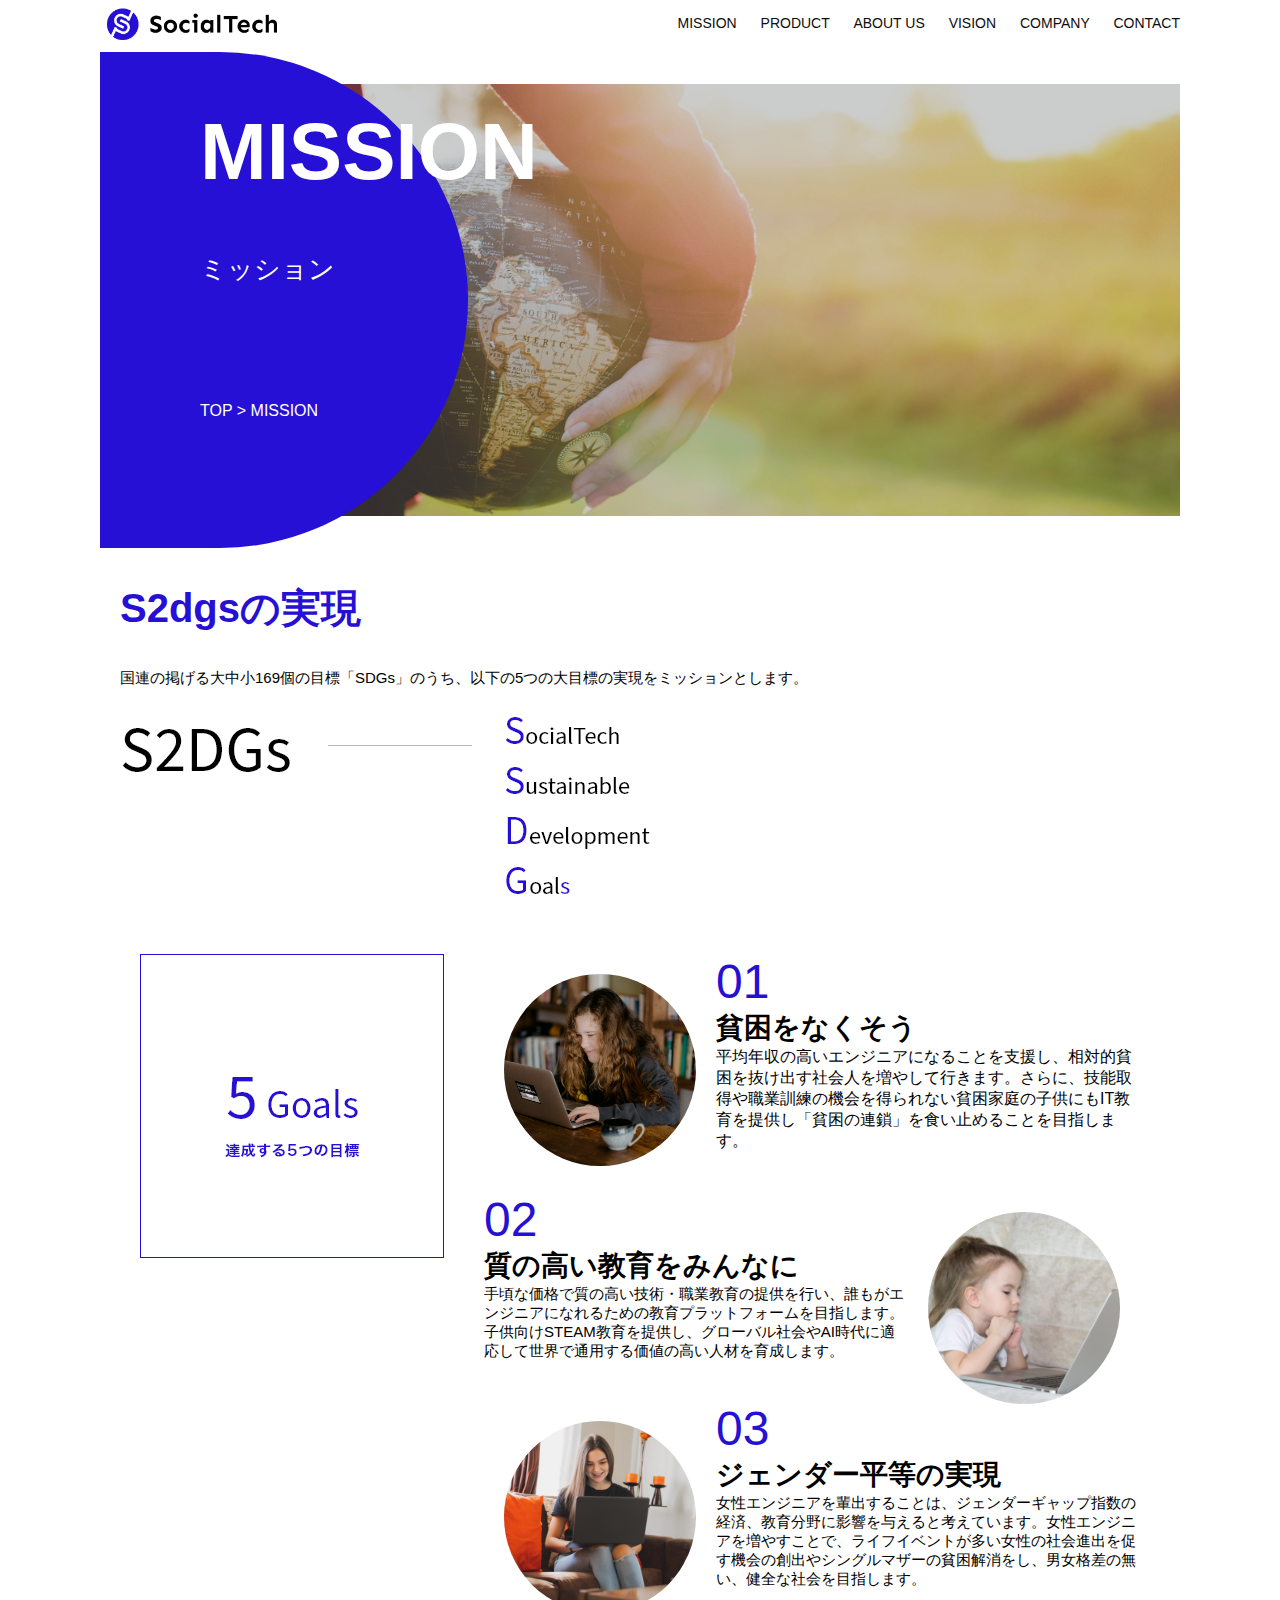
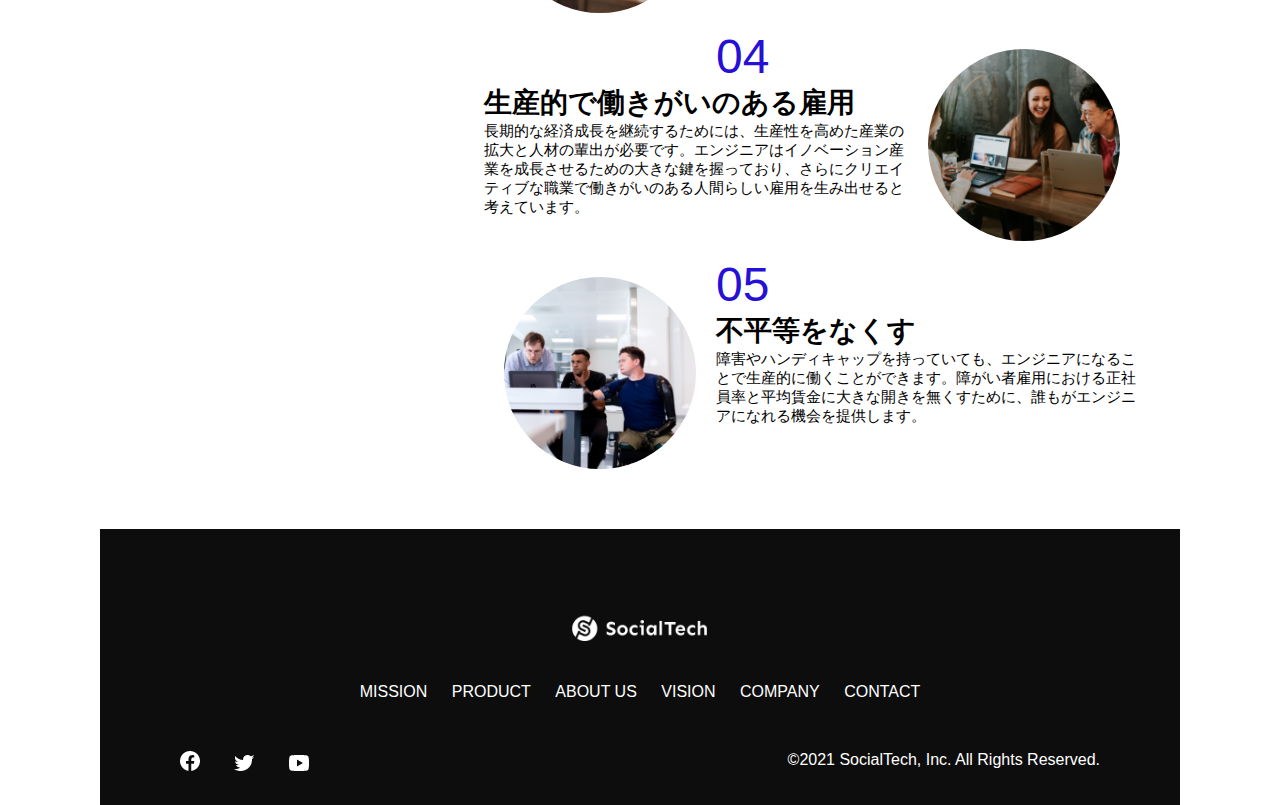
<file: kadai_tutorial_output/mission.html>
<!DOCTYPE html>
<html lang="ja">

<head>
  <meta charset="UTF-8">
  <meta name="description" content="SocialTechが目指す5つの目標（S2DGs）を紹介します">
  <meta name="viewport" content="width=device-width, initial-scale=1.0">
  <title>SocialTech - MISSION ミッション -</title>
  <link rel="stylesheet" href="style.css">
</head>

<body>
  <header>
    <a href="index.html" id="logo"><img src="images/logo.png" alt="トップページに戻る"></a>

    <!-- PC用ナビゲーション -->
    <nav id="nav-pc">
      <a href="mission.html">MISSION</a>
      <a href="product.html">PRODUCT</a>
      <a href="index.html#aboutus">ABOUT US</a>
      <a href="index.html#vision">VISION</a>
      <a href="index.html#company">COMPANY</a>
      <a href="index.html#contact">CONTACT</a>
    </nav>
    <!-- スマホ用メニューボタン -->
    <img id="menu-sp" src="images/button-menu.png" alt="ナビゲーションを開く"
      onclick="document.getElementById('nav-sp').style.display = 'block'">

    <!-- スマホ用ナビゲーション -->
    <nav id="nav-sp">
      <img id="close" src="images/button-close.png" alt="ナビゲーションを閉じる"
        onclick="document.getElementById('nav-sp').style.display = 'none'">
      <a id="logo-sp" href="index.html" onclick="document.getElementById('nav-sp').style.display ='none'"><img
          src="images/logo-sp.png" alt="トップページに戻る"></a>
      <a class="menu" href="mission.html" onclick="document.getElementById('nav-sp').style.display ='none'">MISSION</a>
      <a class="menu" href="product.html" onclick="document.getElementById('nav-sp').style.display ='none'">PRODUCT</a>
      <a class="menu" href="index.html#aboutus" onclick="document.getElementById('nav-sp').style.display ='none'">ABOUT
        US</a>
      <a class="menu" href="index.html#vision"
        onclick="document.getElementById('nav-sp').style.display ='none'">VISION</a>
      <a class="menu" href="index.html#company"
        onclick="document.getElementById('nav-sp').style.display ='none'">COMPANY</a>
      <a class="menu" href="index.html#contact"
        onclick="document.getElementById('nav-sp').style.display ='none'">CONTACT</a>
      <div id="sns">
        <a href="https://www.facebook.com/sejuku2013"><img src="images/button-facebook.png" alt="Facebookのリンク"></a>
        <a href="https://twitter.com/samuraijuku"><img src="images/button-twitter.png" alt="Twitterのリンク"></a>
        <a href="https://www.youtube.com/channel/UCCFOQO5aDK0xXam4cUQXT8g"><img src="images/button-youtube.png"
            alt="YouTubeのリンク"></a>
      </div>
    </nav>
  </header>
  <main>
    <article>
      <section id="mission-main">
        <div id="mission-title">
          <h1>MISSION</h1>
          <span>ミッション</span>
          <div>TOP > MISSION</div>
        </div>
      </section>
      <section id="mission-s2dgs">
        <h2 class="mission-h2">S2dgsの実現</h2>
        <p>国連の掲げる大中小169個の目標「SDGs」のうち、以下の5つの大目標の実現をミッションとします。</p>
        <img src="images/mission/mission-s2dgs.png" alt="S2DGs">
      </section>
      <section id="mission-5goals">
        <div>
          <img id="s2dgs-image" src="images/mission/mission-5goals.png" alt="5Goals">
        </div>
        <div>
          <div>
            <img class="fivegoals-image-left" src="images/mission/mission-5goals01.png" alt="PCを操作する女の子">
            <span class="fivegoals-number">01</span>
            <h3 class="fivegoals-h3">貧困をなくそう</h3>
            <p1 class="fivegoals-p">
              平均年収の高いエンジニアになることを支援し、相対的貧困を抜け出す社会人を増やして行きます。さらに、技能取得や職業訓練の機会を得られない貧困家庭の子供にもIT教育を提供し「貧困の連鎖」を食い止めることを目指します。
            </p>
          </div>
          <div>
            <img class="fivegoals-image-right" src="images/mission/mission-5goals02.png" alt="PCを見つめる小さい女の子">
            <span class="fivegoals-number">02</span>
            <h3 class="fivegoals-h3">質の高い教育をみんなに</h3>
            <p class="fivegoals-p">
              手頃な価格で質の高い技術・職業教育の提供を行い、誰もがエンジニアになれるための教育プラットフォームを目指します。子供向けSTEAM教育を提供し、グローバル社会やAI時代に適応して世界で通用する価値の高い人材を育成します。
            </p>
          </div>
          <div>
            <img class="fivegoals-image-left" src="images/mission/mission-5goals03.png" alt="PCを操作する女性">
            <span class="fivegoals-number">03</span>
            <h3 class="fivegoals-h3">ジェンダー平等の実現</h3>
            <p class="fivegoals-p">
              女性エンジニアを輩出することは、ジェンダーギャップ指数の経済、教育分野に影響を与えると考えています。女性エンジニアを増やすことで、ライフイベントが多い女性の社会進出を促す機会の創出やシングルマザーの貧困解消をし、男女格差の無い、健全な社会を目指します。
            </p>
          </div>
          <div>
            <img class="fivegoals-image-right" src="images/mission/mission-5goals04.png" alt="笑顔で話し合う3人の男女">
            <span class="fivegoals-number">04</span>
            <h3 class="fivegoals-h3">生産的で働きがいのある雇用</h3>
            <p class="fivegoals-p">
              長期的な経済成長を継続するためには、生産性を高めた産業の拡大と人材の輩出が必要です。エンジニアはイノベーション産業を成長させるための大きな鍵を握っており、さらにクリエイティブな職業で働きがいのある人間らしい雇用を生み出せると考えています。
            </p>
          </div>
          <div>
            <img class="fivegoals-image-left" src="images/mission/mission-5goals05.png" alt="障害を持つ男性が生き生きと働く様子">
            <span class="fivegoals-number">05</span>
            <h3 class="fivegoals-h3">不平等をなくす</h3>
            <p class="fivegoals-p">
              障害やハンディキャップを持っていても、エンジニアになることで生産的に働くことができます。障がい者雇用における正社員率と平均賃金に大きな開きを無くすために、誰もがエンジニアになれる機会を提供します。
            </p>
          </div>
        </div>
      </section>
    </article>
    <!-- フッター -->
    <footer>
      <div id="footer-logo">
        <img src="images/logo-sp.png" alt="SocialTech">
      </div>
      <div id="footer-link">
        <a href="mission.html">MISSION</a>
        <a href="product.html">PRODUCT</a>
        <a href="index.html#aboutus">ABOUT US</a>
        <a href="index.html#vision">VISION</a>
        <a href="index.html#company">COMPANY</a>
        <a href="index.html#contact">CONTACT</a>
      </div>
      <div id="sns-footer">
        <a href="https://www.facebook.com/sejuku2013"><img src="images/button-facebook.png" alt="Facebookのリンク"></a>
        <a href="https://twitter.com/samuraijuku"><img src="images/button-twitter.png" alt="Twitterのリンク"></a>
        <a href="https://www.youtube.com/channel/UCCFOQO5aDK0xXam4cUQXT8g"><img src="images/button-youtube.png"
            alt="YouTubeのリンク"></a>
        <span id="copyright">&copy;2021 SocialTech, Inc. All Rights Reserved. </span>
      </div>

    </footer>
  </main>
</body>
</file>
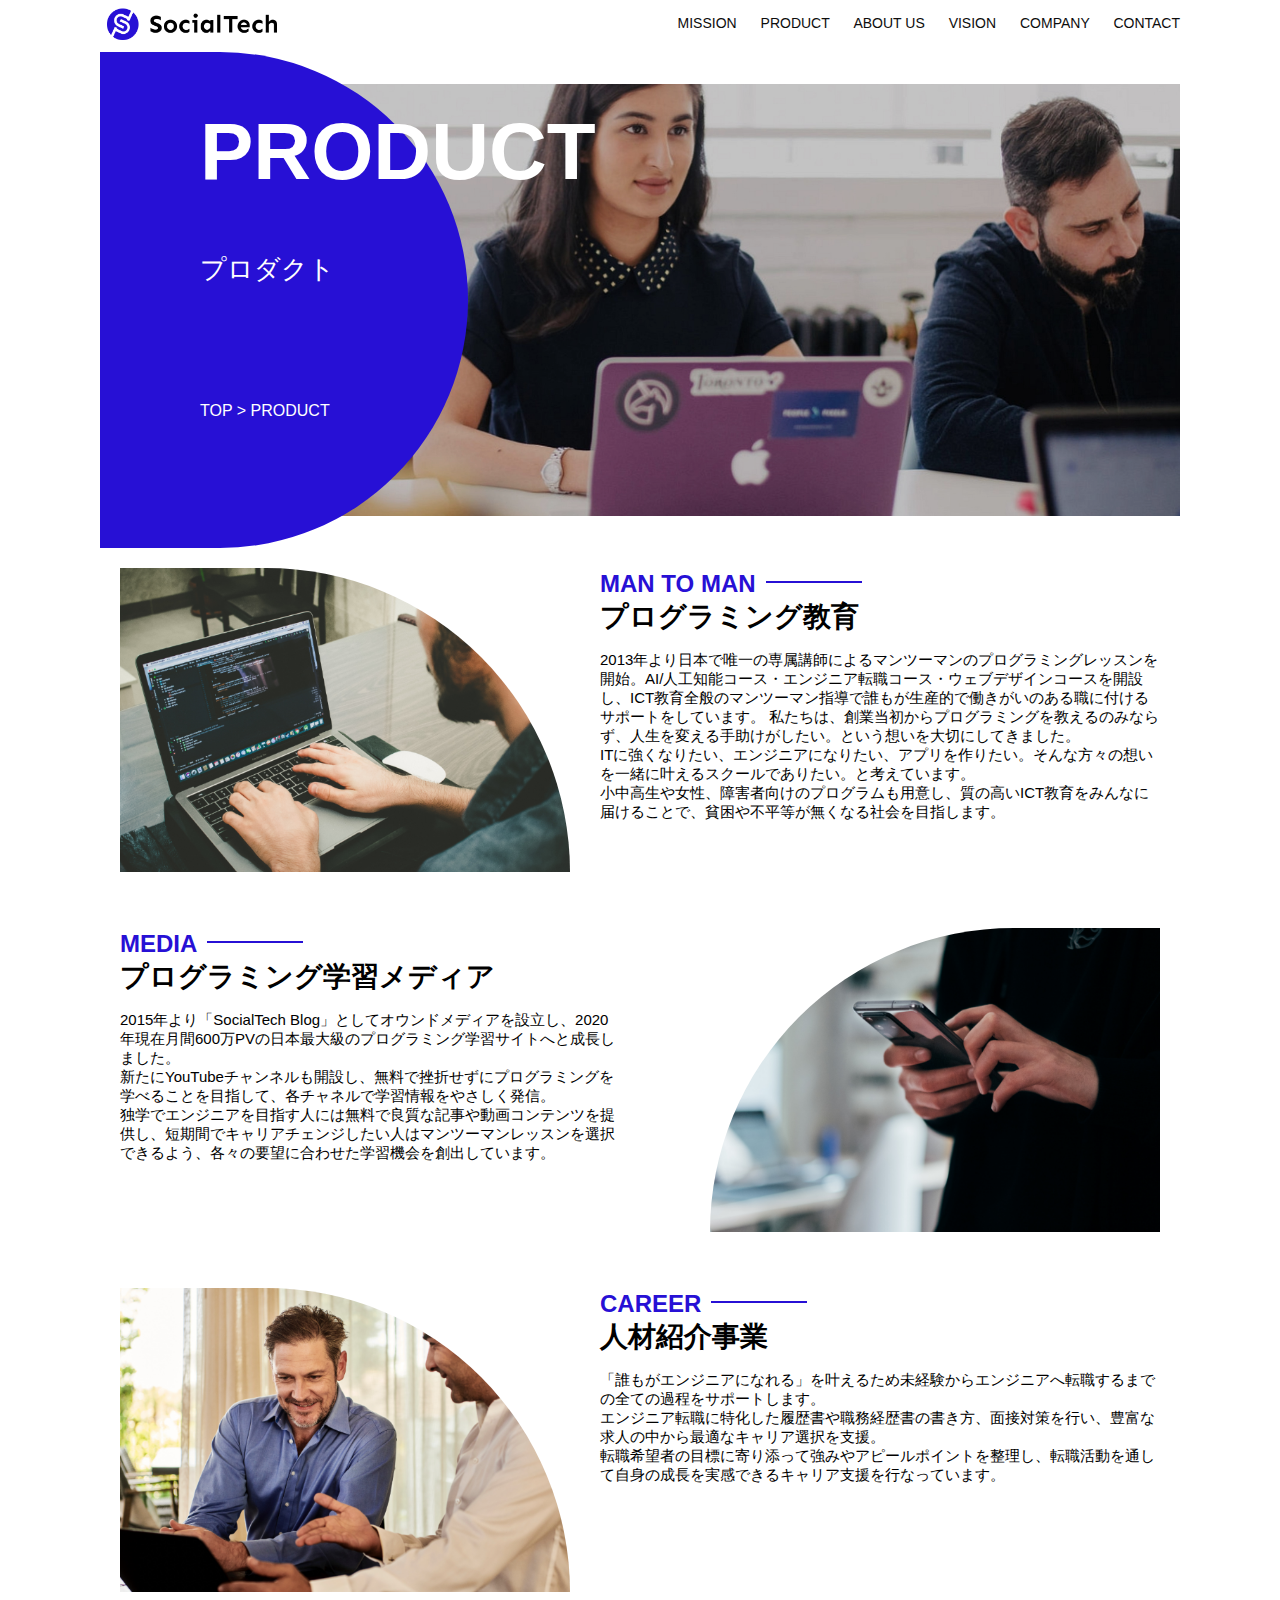
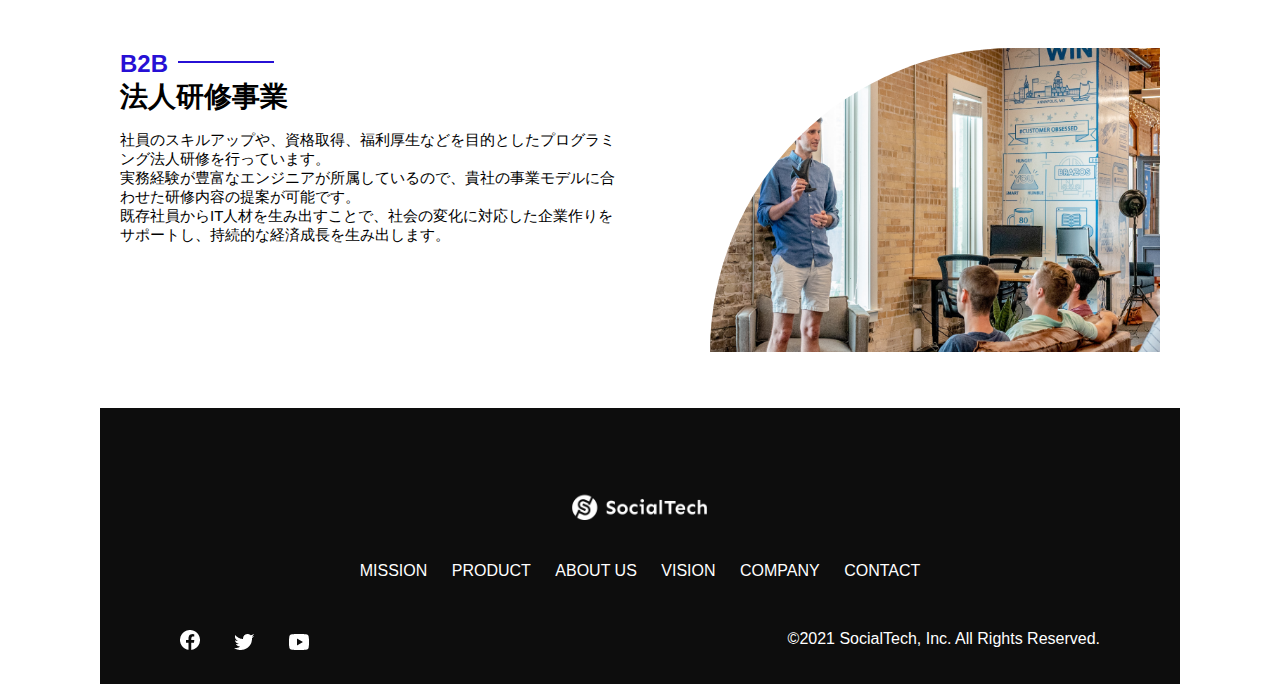
<file: kadai_tutorial_output/product.html>
<!DOCTYPE html>
<html lang="ja">

<head>
  <meta charset="UTF-8" />
  <meta name="description" content="SocialTechの4つのプロダクトを紹介します" />
  <meta name="viewport" content="width=device-width, initial-scale=1.0" />
  <title>SocialTech -PRODUCT プロダクト-</title>
  <link rel="stylesheet" href="style.css" />
</head>

<body>
  <header>
    <!-- ロゴ -->
    <a href="index.html" id="logo"><img src="images/logo.png" alt="トップページに戻る"></a>

    <!-- PC用ナビゲーション -->
    <nav id="nav-pc">
      <a href="mission.html">MISSION</a>
      <a href="product.html">PRODUCT</a>
      <a href="index.html#aboutus">ABOUT US</a>
      <a href="index.html#vision">VISION</a>
      <a href="index.html#company">COMPANY</a>
      <a href="index.html#contact">CONTACT</a>
    </nav>
    <!-- スマホ用メニューボタン -->
    <img id="menu-sp" src="images/button-menu.png" alt="ナビゲーションを開く"
      onclick="document.getElementById('nav-sp').style.display = 'block'">

    <!-- スマホ用ナビゲーション -->
    <nav id="nav-sp">
      <img id="close" src="images/button-close.png" alt="ナビゲーションを閉じる"
        onclick="document.getElementById('nav-sp').style.display = 'none'">
      <a id="logo-sp" href="index.html" onclick="document.getElementById('nav-sp').style.display ='none'"><img
          src="images/logo-sp.png" alt="トップページに戻る"></a>
      <a class="menu" href="mission.html" onclick="document.getElementById('nav-sp').style.display ='none'">MISSION</a>
      <a class="menu" href="product.html" onclick="document.getElementById('nav-sp').style.display ='none'">PRODUCT</a>
      <a class="menu" href="index.html#aboutus" onclick="document.getElementById('nav-sp').style.display ='none'">ABOUT
        US</a>
      <a class="menu" href="index.html#vision"
        onclick="document.getElementById('nav-sp').style.display ='none'">VISION</a>
      <a class="menu" href="index.html#company"
        onclick="document.getElementById('nav-sp').style.display ='none'">COMPANY</a>
      <a class="menu" href="index.html#contact"
        onclick="document.getElementById('nav-sp').style.display ='none'">CONTACT</a>
      <div id="sns">
        <a href="https://www.facebook.com/sejuku2013"><img src="images/button-facebook.png" alt="Facebookのリンク"></a>
        <a href="https://twitter.com/samuraijuku"><img src="images/button-twitter.png" alt="Twitterのリンク"></a>
        <a href="https://www.youtube.com/channel/UCCFOQO5aDK0xXam4cUQXT8g"><img src="images/button-youtube.png"
            alt="YouTubeのリンク"></a>
      </div>
    </nav>
  </header>
  <main>
    <article>
      <section id="product-main">
        <div id="product-title">
          <h1>PRODUCT</h1>
          <span>プロダクト</span>
          <div>TOP > PRODUCT</div>
        </div>
      </section>
      <section class="product-section1">
        <img src="images/product/product-mantoman.png" alt="PCでコードを書く男性">
        <div>
          <h2 class="product-h2">MAN TO MAN</h2>
          <h3 class="product-h3">プログラミング教育</h3>
          <p>
            2013年より日本で唯一の専属講師によるマンツーマンのプログラミングレッスンを開始。AI/人工知能コース・エンジニア転職コース・ウェブデザインコースを開設し、ICT教育全般のマンツーマン指導で誰もが生産的で働きがいのある職に付けるサポートをしています。
            私たちは、創業当初からプログラミングを教えるのみならず、人生を変える手助けがしたい。という想いを大切にしてきました。<br>ITに強くなりたい、エンジニアになりたい、アプリを作りたい。そんな方々の想いを一緒に叶えるスクールでありたい。と考えています。<br>小中高生や女性、障害者向けのプログラムも用意し、質の高いICT教育をみんなに届けることで、貧困や不平等が無くなる社会を目指します。
          </p>
        </div>
      </section>
      <section class="product-section2">
        <div>
          <h2 class="product-h2">MEDIA</h2>
          <h3 class="product-h3">プログラミング学習メディア</h3>
          <p>2015年より「SocialTech
            Blog」としてオウンドメディアを設立し、2020年現在月間600万PVの日本最大級のプログラミング学習サイトへと成長しました。<br>新たにYouTubeチャンネルも開設し、無料で挫折せずにプログラミングを学べることを目指して、各チャネルで学習情報をやさしく発信。<br>独学でエンジニアを目指す人には無料で良質な記事や動画コンテンツを提供し、短期間でキャリアチェンジしたい人はマンツーマンレッスンを選択できるよう、各々の要望に合わせた学習機会を創出しています。
          </p>
        </div>
        <img src="images/product/product-media.png" alt="スマートフォンを操作する人">
      </section>
      <section class="product-section1">
        <img src="images/product/product-career.png" alt="笑顔で話し合う2人の男性">
        <div>
          <h2 class="product-h2">CAREER</h2>
          <h3 class="product-h3">人材紹介事業</h3>
          <p>
            「誰もがエンジニアになれる」を叶えるため未経験からエンジニアへ転職するまでの全ての過程をサポートします。<br>エンジニア転職に特化した履歴書や職務経歴書の書き方、面接対策を行い、豊富な求人の中から最適なキャリア選択を支援。<br>転職希望者の目標に寄り添って強みやアピールポイントを整理し、転職活動を通して自身の成長を実感できるキャリア支援を行なっています。<br>
          </p>
        </div>
      </section>
      <section class="product-section2">
        <div>
          <h2 class="product-h2">B2B</h2>
          <h3 class="product-h3">法人研修事業</h3>
          <p>
            社員のスキルアップや、資格取得、福利厚生などを目的としたプログラミング法人研修を行っています。<br>実務経験が豊富なエンジニアが所属しているので、貴社の事業モデルに合わせた研修内容の提案が可能です。<br>既存社員からIT人材を生み出すことで、社会の変化に対応した企業作りをサポートし、持続的な経済成長を生み出します。
          </p>
        </div>
        <img src="images/product/product-b2b.png" alt="講演中の男性とそれを聴く人々">
      </section>
    </article>

    <!-- フッター -->
    <footer>
      <div id="footer-logo">
        <img src="images/logo-sp.png" alt="SocialTech">
      </div>
      <div id="footer-link">
        <a href="mission.html">MISSION</a>
        <a href="product.html">PRODUCT</a>
        <a href="index.html#aboutus">ABOUT US</a>
        <a href="index.html#vision">VISION</a>
        <a href="index.html#company">COMPANY</a>
        <a href="index.html#contact">CONTACT</a>
      </div>
      <div id="sns-footer">
        <a href="https://www.facebook.com/sejuku2013"><img src="images/button-facebook.png" alt="Facebookのリンク"></a>
        <a href="https://twitter.com/samuraijuku"><img src="images/button-twitter.png" alt="Twitterのリンク"></a>
        <a href="https://www.youtube.com/channel/UCCFOQO5aDK0xXam4cUQXT8g"><img src="images/button-youtube.png"
            alt="YouTubeのリンク"></a>
        <span id="copyright">&copy;2021 SocialTech, Inc. All Rights Reserved. </span>
      </div>

    </footer>
  </main>
</body>

</html>
</file>
<file: kadai_013/style.css>
/* PC、スマホ共通スタイル */
body {
  font-family: "Source Sans Pro", "Hiragino Kaku Gothic ProN", Meiryo, Arial,
    sans-serif;
}

p {
  font-size: 15px;
}

#main-visual>img {
  width: 100%;
}

/*================
PC用のスタイル 
=================*/
@media screen and (min-width: 768px) {
  /* 横幅設定 */
  body {
    max-width: 1080px;
    min-width: 960px;
    margin: 0 auto 0 auto;
  }

  /* ヘッダー */
  header {
    display: flex;
    justify-content: space-between;
  }

  /* ナビゲーションのレイアウト */
  #nav-pc {
    text-align: right;
    font-size: 14px;
    padding-top: 15px;
  }

  /* ナビゲーションのリンクの装飾設定 */
  #nav-pc>a {
    text-decoration: none;
    margin-left: 20px;
  }

  #nav-pc>a:link {
    color: #0d0d0d;
  }

  #nav-pc>a:visited {
    color: #0d0d0d;
  }

  #nav-pc>a:hover {
    color: #0d0d0d;
    text-decoration: underline;
  }

  #nav-pc>a:active {
    color: #0d0d0d;
  }

  #menu-sp {
    display: none;
  }

  #nav-sp {
    display: none;
  }
}

/* ==================
スマートフォン用のスタイル
=================== */
@media screen and (max-width: 767px) {
    body {
      min-width: 375px;
      margin: 0;
    }

    #nav-pc {
      display: none;
    }

    #menu-sp {
      float: right;
      padding: 0;
    }

    /* スマホ用ナビゲーションの表示切替 */
    /* 初期状態、レイアウトと非表示設定 */
    #nav-sp {
      background-color: #ce933e;
      position: absolute;
      left: 0;
      top: 0;
      height: 100%;
      width: 100%;
      display: none;
      z-index: 100;
    }

    #close {
      position: absolute;
      top: 20px;
      right: 20px;
    }

    #logo-sp {
      margin: 80px 0px 30px 20px;
    }

    #nav-sp > a {
      display: block;
    }

    #nav-sp > a:link {
      color: #ffffff;
    }
    
    #nav-sp > a:visited {
      color: #ffffff;
    }

    #nav-sp > a:hover {
      color: #ffffff;
      text-decoration: underline;
    }

    #nav-sp > a:active {
      color: #ffffff;
    }

    #nav-sp > .menu {
      text-decoration: none;
      display: block;
      margin-left: 20px;
      margin-right: 20px;
      height: 44px;
      font-size: 16px;
      background-image: url(images/arrow.png);
      background-repeat: no-repeat;
      background-position: right top;
    }
  }
</file>
<file: kadai_tutorial_output/style.css>
/* PC、スマホ共通スタイル */
body {
  font-family: "Source Sans Pro", "Hiragino Kaku Gothic ProN", Meiryo, Arial, sans-serif;
}

p {
  font-size: 15px;
}

/* ===============
PC用のスタイル 
=============== */
@media screen and (min-width: 768px) {
  /* 横幅設定 */
  body {
    max-width: 1080px;
    min-width: 960px;
    margin: 0 auto;
  }
  /* ヘッダー */
  header {
    display: flex;
    justify-content: space-between;
  }

  /* ナビゲーションのレイアウト */
  #nav-pc {
    font-size: 14px;
    padding-top: 15px;
  }

  /* ナビゲーションのリンクの装飾設定 */
  #nav-pc>a {
    text-decoration: none;
    margin-left: 20px;
  }

  #nav-pc>a:link {
    color: #0d0d0d;
  }

  #nav-pc>a:visited {
    color: #0d0d0d;
  }

  #nav-pc>a:hover {
    color: #0d0d0d;
    text-decoration: underline
  }

  #nav-pc>a:active {
    color: #0d0d0d;
  }

  /* スマホ用ナビを非表示 */
  #nav-sp,
  #menu-sp {
    display: none;
  }


  #main-visual {
    position: relative;
    height: 400px;
  }

  #main-message {
    position: absolute;
    top: 0;
    left: 0;
    background-color: #2710d5;
    color: #ffffff;
    border-radius: 0 0 476px 0;
    width: 100%;
    height: 100%;
    max-width: 620px;
    z-index: 11;
  }

  #main-message>h1 {
    font-size: 60px;
    font-weight: bold;
    margin: 100px 0 0 50px;
  }

  #main-message>p {
    font-size: 28px;
    margin: 0 0 0 50px;
  }

  #main-visual>img {
    max-width: 620px;
    border-radius: 476px 0 0 0;
    position: absolute;
    top: 0;
    right: 0;
    z-index: 10;
  }

  h2 {
    margin-top: 40px 0 0 0;
  }

  h2::after {
    content: url("images/line.png");
    margin-left: 10px;
  }

  h3 {
    font-size: 27px;
  }

  #mission {
    margin: 80px auto;
    width: 100%;
  }

  #mission-flex {
    width: 100%;
    display: flex;
  }

  #mission-flex>div {
    width: 50%;
    margin: 20px;
  }

  #mission-photo {
    width: 100%;
  }

  #s2dgs {
    margin-top: 50px;
    width: 100%;
  }

  /* プロダクト */
  #product {
    background-color: #fafafa;
    margin: 80px 0;
    padding: 10px 40px 0px 40px;
  }

  /* 外枠 */
  #product>div {
    margin-top: 40px;
    display: flex;
  }

  /* 左のカラム */
  #product-left {
    width: 50%;
    margin-right: 20px;
  }

  /* 右のカラム */
  #product-right {
    width: 50%;
    margin-left: 20px;
    margin-top: 80px;
  }

  /* 画像＋説明の枠 */
  #product-left>div {
    position: relative;
    height: 480px;
    margin-right: 20px;
  }

  #product-right>div {
    position: relative;
    height: 480px;
    margin-left: 20px;
  }

  /* 画像 */
  .product-photo {
    width: 100%;
  }

  /* 説明文の枠 */
  .product-explain {
    background-color: #ffffff;
    position: absolute;
    left: 0;
    top: 280px;
    margin: 0 40px 0 40px;
    padding: 20px;
    box-shadow: 5px 5px 10px rgba(0, 0, 0, 0.05);
  }

  /* 説明文の英語 */
  .product-explain>span {
    color: #2710d5;
    font-weight: bold;
    font-size: 16px;
    margin: 0;
  }

  /* 説明文の見出し */
  .product-explain>h3 {
    font-size: 20px;
    margin: 5px 0 5px 0;
  }

  /* 説明文 */
  .product-explain>p {
    font-size: 14px;
    margin: 0;
  }

  /* 「もっとみる」ボタン */
  #product-more {
    margin: 0 auto -42px auto;
  }

  #aboutus {
    margin: 80px auto;
  }

  #aboutus>div {
    display: flex;
  }

  .culture-img {
    width: 100%;
    align-self: flex-start;
  }

  .culture-img2 {
    margin-top: 50px;
    width: 100%;
  }

  .culture-table {
    margin-right: 50px;
  }

  .culture-num {
    font-size: 80px;
    color: #2710d5;
    margin-right: 20px;
  }

  .culture-en {
    color: #2710d5;
    font-weight: bold;
    font-size: 24px;
    display: block;
  }

  .culture-jp {
    font-size: 28px;
    font-weight: bold;
  }

  .culuture-description {
    margin: 0;
  }

  #vision {
    margin: 80px auto;
  }

  #vision>div {
    width: 100%;
    display: flex;
    justify-content: space-between;
    flex-wrap: wrap;
  }

  .vision-box {
    width: 300px;
    height: 300px;
    margin-bottom: 30px;
    position: relative;
  }

  .vision-box>img {
    width: 100%;
    height: auto;
    position: absolute;
    top: 0;
    left: 0;
    z-index: 30;
  }

  .vision-box>span {
    position: absolute;
    top: 0;
    left: 0;
    z-index: 31;
    margin-right: 20px;
  }

  .vision-box>span>h4 {
    color: #2710d5;
    font-size: 19px;
    margin-top: 80px;
  }

  .vision-box>span>h4::first-letter {
    font-size: 40px;
  }

  .vision-box>span>h5 {
    font-size: 20px;
    margin: 0;
  }

  .vision-box>span>p {
    margin-top: 10px;
  }

  /* COMPANY */
  #company {
    margin: 80px auto;
  }

  #company-table {
    width: 100%;
  }

  .tableheader {
    text-align: left;
    padding: 20px;
    border-bottom-color: #2710d5;
    border-bottom-width: 1px;
    border-bottom-style: solid;
    width: 100px;
  }

  .tableheader-first {
    text-align: left;
    padding: 20px;
    border-bottom-color: #2710d5;
    border-bottom-width: 1px;
    border-bottom-style: solid;
    border-top-color: #2710d5;
    border-top-width: 1px;
    border-top-style: solid;
    width: 100px;
  }

  .cell {
    padding: 30px;
    border-bottom-color: #ececec;
    border-bottom-width: 1px;
    border-bottom-style: solid;
  }

  .cell-first {
    padding: 30px;
    border-bottom-color: #ececec;
    border-bottom-width: 1px;
    border-bottom-style: solid;
    border-top-color: #ececec;
    border-top-width: 1px;
    border-top-style: solid;
  }

  #company>iframe {
    width: 100%;
    height: 368px;
    margin-top: 40px;
  }

  #contact {
    margin: 80px auto;
  }

  #contact>form>div {
    display: flex;
    flex-direction: row;
    flex-wrap: wrap;
    padding-bottom: 30px;
  }

  .contact-heading {
    width: 240px;
    align-self: center;
  }

  .contact-label {
    font-weight: bold;
  }

  .contact-span {
    color: #ce2222;
    margin-left: 20px;
    font-weight: bold;
  }

  .contact-textbox {
    border-top: 0;
    border-left: 0;
    border-right: 0;
    border-bottom-width: 1px;
    border-bottom-color: #707070;
    border-bottom-style: solid;
    background-color: #fafafa;
    width: 400px;
    height: 56px;
  }

  .contact-textarea {
    border-top: 0;
    border-left: 0;
    border-right: 0;
    border-bottom-width: 1px;
    border-bottom-color: #707070;
    border-bottom-style: solid;
    background-color: #fafafa;
    width: 400px;
    height: 200px;
  }

  details {
    width: 700px;
  }

  details>div {
    background-color: #fafafa;
    padding: 20px;
  }

  details>div>span {
    font-weight: bold;
  }

  footer {
    background-color: #0d0d0d;
    text-align: center;
    padding: 80px 80px 30px 80px;
  }

  #footer-logo {
    margin-bottom: 30px;
  }

  #footer-link {
    margin-bottom: 50px;
  }

  #footer-link>a {
    text-decoration: none;
    margin: 10px;
  }

  #footer-link>a:link {
    color: #ffffff;
  }

  #footer-link>a:visited {
    color: #ffffff;
  }

  #footer-link>a:hover {
    color: #ffffff;
  }

  #footer-link>a:active {
    color: #ffffff;
  }

  #sns-footer {
    text-align: left;
    width: 100%;
  }

  #sns-footer>a {
    margin-right: 30px;
  }

  #copyright {
    color: #ffffff;
    float: right;
  }

  /* mission.heml用のスタイル */
  /* ミッションのメインビジュアル */
  #mission-main {
    height: 496px;
    width: 100%;
    background-image: url("images/mission/mission-main.png");
    background-repeat: no-repeat;
    background-position-y: center;
  }

  #mission-title {
    background-color: #2710d5;
    width: 368px;
    color: #ffffff;
    height: 496px;
    border-radius: 0 248px 248px 0;
    position: relative;
  }

  #mission-title>h1 {
    position: absolute;
    top: 0;
    left: 100px;
    font-size: 80px;
  }

  #mission-title>span {
    position: absolute;
    top: 200px;
    left: 100px;
    font-size: 26px;
  }

  #mission-title>div {
    position: absolute;
    top: 350px;
    left: 100px;
    font-size: 16px;
  }

  #mission-s2dgs {
    width: 100%;
    margin: 20px;
  }

  .mission-h2 {
    color: #2710d5;
    font-size: 40px;
  }

  .mission-h2::after {
    content: none;
  }

  #mission-5goals {
    margin: 20px;
    display: flex;
  }

  #mission-5goals>div {
    flex-grow: 1;
    padding: 20px;
  }

  #mission-5goals>div>div {
    margin-bottom: 40px;
  }

  .fivegoals-image-right {
    float: right;
    margin: 20px;
  }

  .fivegoals-image-left {
    float: left;
    margin: 20px;
  }

  .fivegoals-number {
    color: #2710d5;
    font-size: 48px;
    margin: 0;
  }

  .fivegoals-h3 {
    font-size: 28px;
    margin: 0;
  }

  .fivegoals-p {
    margin: 0;
  }

  /* プロダクトページ */
  #product-main {
    height: 496px;
    width: 100%;
    background-image: url(images/product/product-main.png);
    background-repeat: no-repeat;
    background-position: center;
  }

  #product-title {
    background-color: #2710d5;
    width: 368px;
    color: #ffffff;
    height: 496px;
    border-radius: 0 248px 248px 0;
    position: relative;
  }

  #product-title>h1 {
    position: absolute;
    top: 0;
    left: 100px;
    font-size: 80px;
  }

  #product-title>span {
    position: absolute;
    top: 200px;
    left: 100px;
    font-size: 26px;
  }

  #product-title>div {
    position: absolute;
    top: 350px;
    left: 100px;
    font-size: 16px;
  }

  /* セクション1 */
  .product-section1 {
    position: relative;
    margin: 20px;
    height: 340px;
  }

  .product-section1>img {
    position: absolute;
    top: 0;
    left: 0;
    width: 450px;
    margin: 0 40px 30px 0;
    border-radius: 0 432px 0 0;
  }

  .product-section1>div {
    position: absolute;
    top: 0;
    left: 480px;
  }

  /* セクション2 */
  .product-section2 {
    position: relative;
    margin: 20px;
    height: 340px;
  }

  .product-section2>img {
    position: absolute;
    top: 0;
    right: 0;
    width: 450px;
    margin: 0 0 30px 40px;
    border-radius: 432px 0 0 0;
  }

  .product-section2>div {
    width: 500px;
    position: absolute;
    top: 0;
    left: 0;
  }

  .product-h2 {
    color: #2710d5;
    font-size: 24px;
    margin: 0;
  }

  .product-h3 {
    font-size: 28px;
    margin: 0;
  }
}

/* ==================
スマートフォン用のスタイル
=================== */
@media screen and (max-width: 767px) {
  body {
    min-width: 375px;
    margin: 0;
  }

  #nav-pc {
    display: none;
  }

  #menu-sp {
    float: right;
    padding: 0;
  }

  /* スマホ用ナビゲーションの表示切替 */
  /* 初期状態、レイアウトと非表示設定 */
  #nav-sp {
    background-color: #2710d5;
    position: absolute;
    left: 0;
    top: 0;
    height: 100%;
    width: 100%;
    display: none;
    z-index: 100;
  }

  /* ×ボタン */
  #close {
    position: absolute;
    top: 20px;
    right: 20px;
  }

  /* ナビゲーションメニュー用ロゴ */
  #logo-sp {
    margin: 80px 0 30px 20px;
  }

  #nav-sp>a {
    display: block;
  }

  #nav-sp>a:link {
    color: #ffffff;
  }

  #nav-sp>a:visited {
    color: #ffffff;
  }

  #nav-sp>a:hover {
    color: #ffffff;
    text-decoration: underline;
  }

  #nav-sp>a:active {
    color: #ffffff;
  }

  #nav-sp>.menu {
    text-decoration: none;
    display: block;
    margin: 0 20px;
    height: 44px;
    font-size: 16px;
    background-image: url("images/arrow.png");
    background-repeat: no-repeat;
    background-position: right top;
  }

  #sns {
    position: absolute;
    bottom: 20px;
    left: 20px;
  }

  #sns>a {
    margin-right: 30px;
  }

  /* メインビジュアル */
  #main-visual {
    position: relative;
    height: 470px;
    width: 100%;
    overflow: hidden;
  }

  #main-visual>div {
    position: absolute;
    top: 0;
    left: 0;
    background-color: #2710d5;
    color: white;
    border-radius: 0 0 476px 0;
    text-align: center;
    height: 280px;
    width: 100%;
    z-index: 11;
  }

  #main-visual>div>h1 {
    font-size: 28px;
    margin: 90px 0 0 0;
  }

  #main-visual>div>p {
    margin: 0;
  }

  #main-visual>img {
    width: 100%;
    border-radius: 476PX 0 0 0;
    z-index: 10;
    position: absolute;
    bottom: 0;
    right: 0;
  }

  /* 見出し */
  h2::after {
    content: url("images/line.png");
    margin-left: 10px;
  }

  h3 {
    font-size: 24px;
    margin-top: 10px;
  }

  /* ミッション */
  #mission {
    margin: 20px;
  }

  #mission-photo {
    width: 100%;
  }

  #s2dgs {
    width: 100%;
  }

  /* プロダクト */
  #product {
    background-color: #fafafa;
    padding-top: 10px;
  }

  #product>h2 {
    margin-left: 20px;
  }

  /* 外枠 */
  /* 左右のカラム　スマホでは縦並び */
  #product-left,
  #product-right {
    margin-right: 20px;
    margin-left: 20px;
  }

  /* 画像+説明の枠 */
  #product-left>div,
  #product-right>div {
    position: relative;
    height: 540px;
  }

  /* 説明文の枠 */
  .product-explain {
    background-color: #ffffff;
    position: absolute;
    left: 0;
    bottom: 50px;
    padding: 20px;
    box-shadow: 5px 5px 10px rgba(0, 0, 0, 0.05);
  }

  .product-explain>span {
    color: #2710d5;
    font-weight: bold;
    font-size: 16px;
    margin: 0px;
  }

  .product-explain>h3 {
    margin: 10px 0;
  }

  /* 画像 */
  .product-photo {
    width: 100%;
  }

  #product-more>img {
    margin: 0 0 -42px 20px;
  }

  /* ABOUT US */
  #aboutus {
    margin: 80px 20px;
  }

  #aboutus>div {
    display: flex;
    flex-direction: column;
  }

  .culture-table {
    width: 100%;
    padding-right: 20px;
    order: 2;
  }

  .culture-img {
    width: 100%;
    order: 1;
  }

  .culture-img2 {
    width: 100%;
  }

  .culture-num {
    font-size: 80px;
    color: #2710d5;
  }

  .culture-en {
    color: #2710d5;
    font-weight: bold;
    font-size: 24px;
    display: block;
  }

  .culture-jp {
    display: block;
  }

  .culuture-description {
    margin: 0;
  }

  /* ビジョン */
  #vision {
    margin: 80px 20px;
  }

  .vision-box {
    width: 300px;
    height: 300px;
    margin-bottom: 30px;
    position: relative;
  }

  .vision-box>img {
    width: 100%;
    height: auto;
    position: absolute;
    top: 0;
    left: 0;
    z-index: 30;
  }

  .vision-box>span {
    position: absolute;
    top: 0;
    left: 0;
    z-index: 31;
    margin-right: 20px;
  }

  .vision-box>span>h4 {
    color: #2710d5;
    font-size: 19px;
    margin: 60px 0 0 0;
  }

  .vision-box>span>h5 {
    font-size: 20px;
    margin: 0;
  }

  .vision-box>span>p {
    margin: 10px 0 0 0;
  }

  /* 会社概要 */
  #company {
    margin: 0 20px;
  }

  #company>h3 {
    margin-bottom: 20px;
  }

  #company>table {
    width: 100%;
  }

  .tableheader-first {
    text-align: left;
    padding: 20px;
    border-bottom-color: #2710d5;
    border-bottom-width: 1px;
    border-bottom-style: solid;
    border-top-color: #2710d5;
    border-top-width: 1px;
    border-top-style: solid;
    width: 50px;
  }

  .tableheader {
    text-align: left;
    padding: 20px;
    border-bottom-color: #2710d5;
    border-bottom-width: 1px;
    border-bottom-style: solid;
    width: 50px;
  }

  .cell {
    padding: 20px;
    border-bottom-color: #ececec;
    border-bottom-width: 1px;
    border-bottom-style: solid;
  }

  .cell-first {
    padding: 20px;
    border-bottom-color: #ececec;
    border-bottom-width: 1px;
    border-bottom-style: solid;
    border-top-color: #ececec;
    border-top-width: 1px;
    border-top-style: solid;
  }

  #company>iframe {
    width: 100%;
    height: 240px;
    margin: 40px 0 0 0;
  }

  /* お問い合わせ */
  #contact {
    margin: 80px 20px;
  }

  #contact>h3 {
    margin-bottom: 20px;
  }

  #contact>form>div {
    margin-bottom: 20px;
  }

  .contact-heading {
    margin-bottom: 20px;
  }

  /* ラベル */
  .contact-label {
    font-weight: bold;
  }

  /* 必須 */
  .contact-span {
    color: #ce2222;
    margin: 0 0 0 20px;
    font-weight: bold;
  }

  .contact-textbox {
    height: 56px;
    border-top: 0;
    border-left: 0;
    border-right: 0;
    background-color: #fafafa;
    border-bottom-color: #707070;
    border-bottom-width: 1px;
    border-style: solid;
    min-width: 300px;
    width: 100%;
  }

  .contact-textarea {
    height: 150px;
    border-top: 0;
    border-left: 0;
    border-right: 0;
    background-color: #fafafa;
    width: 100%;
  }

  .radiobutton {
    margin-bottom: 20px;
  }

  .radiobutton+label::after {
    content: "\A";
    white-space: pre;
  }

  /* フッター */
  footer {
    background-color: #0d0d0d;
    padding: 30px 20px 50px 20px;
  }

  #footer-logo {
    margin-bottom: 30px;
  }

  #footer-link {
    margin-bottom: 50px;
  }

  #footer-link>a {
    text-decoration: none;
    margin: 0 20px 30px 0;
    display: block;
    background-image: url("images/arrow.png");
    background-repeat: no-repeat;
    background-position: right top;
  }

  #footer-link>a:link {
    color: #ffffff;
  }

  #footer-link>a:visited {
    color: #ffffff;
  }

  #footer-link>a:hover {
    color: #ffffff;
  }

  #footer-link>a:active {
    color: #ffffff;
  }

  #sns-footer>a {
    margin-right: 30px;
  }

  #copyright {
    font-size: 12px;
    display: block;
    margin-top: 30px;
    color: #ffffff;
  }

  /* misson.html用スタイル */
  /* ミッションのメインビジュアル */
  #mission-main {
    height: 256px;
    width: 100%;
    background-image: url("images/mission/mission-main.png");
    background-repeat: no-repeat;
    background-position-y: center;
    background-size: auto 208px;
  }

  #mission-title {
    background-color: #2710d5;
    width: 136px;
    color: #ffffff;
    height: 256px;
    border-radius: 0 248px 248px 0;
    position: relative;
  }

  #mission-title>h1 {
    position: absolute;
    top: 0;
    left: 20px;
    font-size: 40px;
  }

  #mission-title>span {
    position: absolute;
    top: 110px;
    left: 20px;
    font-size: 18px;
  }

  #mission-title>div {
    position: absolute;
    top: 180px;
    left: 20px;
    font-size: 13px;
  }

  /* ミッションページ　S2DGSの設定 */
  #mission-s2dgs {
    margin: 20px;
  }

  .mission-h2 {
    color: #2710d5;
    font-size: 38px;
    margin: 0;
  }

  .mission-h2::after {
    content: none;
  }

  #mission-s2dgs>img {
    width: 100%;
  }

  #mission-5goals {
    margin: 20px;
  }

  #mission-5goals>div>div {
    margin: 40px;
  }

  #s2dgs-image {
    width: 100%;
  }

  .fivegoals-image-right {
    margin: 20px auto;
    display: block;
  }

  .fivegoals-image-left {
    margin: 20px auto;
    display: block;
  }

  .fivegoals-number {
    color: #2710d5;
    font-size: 48px;
    margin: 0;
  }

  .fivegoals-h3 {
    font-size: 28px;
    margin: 0;
  }

  .fivegoals-p {
    margin: 0;
  }

  /* プロダクトページ */
  #product-main {
    height: 256px;
    width: 100%;
    background-image: url("images/product/product-main.png");
    background-repeat: no-repeat;
    background-position-y: center;
    background-size: auto 208px;
  }

  #product-title {
    background-color: #2710d5;
    width: 136px;
    color: #ffffff;
    height: 256px;
    border-radius: 0 248px 248px 0;
    position: relative;
  }

  #product-title>h1 {
    position: absolute;
    top: 0;
    left: 20px;
    font-size: 40px;
  }

  #product-title>span {
    position: absolute;
    top: 110px;
    left: 20px;
    font-size: 18px;
  }

  #product-title>div {
    position: absolute;
    top: 180px;
    left: 20px;
    font-size: 13px;
  }

  .product-section1 {
    margin: 20px;
  }

  .product-section1 > img {
    width: 100%;
    border-radius: 0 300px 0 0;
  }
  
  .product-section2 {
    margin: 20px;
    display: flex;
    flex-direction: column;
  }

  .product-section2 > img {
    order: 1;
    width: 100%;
    border-radius: 300px 0 0 0;
  }

  .product-section2 > div {
    order: 2;
  }

  .product-h2 {
    color: #2710d5;
    font-size: 24px;
    margin: 0;
  }

  .product-h3 {
    font-size: 28px;
    margin: 0;
  }
}
</file>
<file: socialtech-kadai_012/style.css>
/* PC、スマホ共通スタイル */
body {
  font-family: "Source Sans Pro", "Hiragino Kaku Gothic ProN", Meiryo, Arial,
    sans-serif;
}

p {
  font-size: 15px;
}

/*================
PC用のスタイル 
=================*/
/* 横幅設定 */
body {
  max-width: 1080px;
  min-width: 960px;
  margin: 0 auto 0 auto;
}

/* ヘッダー */
header {
  display: flex;
  justify-content: space-between;
}

/* ナビゲーションのレイアウト */
#nav-pc {
  text-align: right;
  font-size: 14px;
  padding-top: 15px;
}

/* ナビゲーションのリンクの装飾設定 */
#nav-pc>a {
  text-decoration: none;
  margin-left: 20px;
}

#nav-pc>a:link {
  color: #0d0d0d;
}

#nav-pc>a:visited {
  color: #0d0d0d;
}

#nav-pc>a:hover {
  color: #0d0d0d;
  text-decoration: underline;
}

#nav-pc>a:active {
  color: #0d0d0d;
}

/* メインビジュアル*/
#main-visual {
  position: relative;
  height: 400px;
}

#main-message {
  position: absolute;
  top: 0;
  left: 0;
  background-color: #2710d5;
  color: #ffffff;
  border-radius: 0 0 476px 0;
  max-width: 620px;
  height: 100%;
  width: 100%;
  z-index: 11;
}

#main-message>h1 {
  font-size: 60px;
  font-weight: bold;
  margin: 100px 0 0 50px;
}

#main-message>p {
  font-size: 28px;
  margin: 0 0 0 50px;
}

#main-visual>img {
  max-width: 620px;
  border-radius: 476px 0 0 0;
  position: absolute;
  top: 0;
  right: 0;
  z-index: 10;
}

/* 見出し */
h2 {
  margin: 40px 0 0 0;
}

h2::after {
  content: url("images/line.png");
  margin-left: 10px;
}

h3 {
  font-size: 27px;
}

/* ミッション */
#mission {
  margin: 80px auto 80px auto;
  width: 100%;
}

#mission-flex {
  width: 100%;
  display: flex;
}

#mission-flex>div {
  width: 50%;
  margin: 20px;
}

#mission-photo {
  width: 100%;
}

#s2dgs {
  margin-top: 50px;
}

/* プロダクト */
#product {
  background-color: #fafafa;
  width: 100%;
  margin: 80px 0 80px 0;
  padding: 10px 40px 0px 40px;
}

/* 外枠 */
#product>div {
  margin-top: 40px;
  display: flex;
}

/* 左のカラム */
#product-left {
  width: 50%;
  margin-right: 20px;
}

/* 右のカラム */
#product-right {
  width: 50%;
  margin-left: 20px;
  margin-top: 80px;
}

/* 画像＋説明の枠 */
#product-left>div {
  position: relative;
  height: 480px;
  margin-right: 20px;
}

#product-right>div {
  position: relative;
  height: 480px;
  margin-left: 20px;
}

/* 画像 */
.product-photo {
  width: 100%;
}

/* 説明文の枠 */
.product-explain {
  background-color: #ffffff;
  position: absolute;
  left: 0;
  top: 280px;
  margin: 0 40px 0 40px;
  padding: 20px;
  box-shadow: 5px 5px 10px rgba(0, 0, 0, 0.05);
}

/* 説明文の英語 */
.product-explain>span {
  color: #2710d5;
  font-weight: bold;
  font-size: 16px;
  margin: 0;
}

/* 説明文の見出し */
.product-explain>h3 {
  margin: 5px 0 5px 0;
}

/* 説明文 */
.product-explain>p {
  margin: 0;
}

/* 「もっとみる」ボタン */
#product-more {
  margin: 0 auto -42px auto;
}

/* ABOUT US */
#aboutus {
  margin: 80px auto 80px auto;
}

/* 3つの組織文化と画像を入れる枠 */
#aboutus>div {
  display: flex;
}

/* 画像 */
.culture-img {
  width: 100%;
  align-self: flex-start;
}

.culture-img2 {
  margin-top: 50px;
  width: 100%;
}

/* 3つの組織文化の表 */
.culture-table {
  max-width: 500px;
  margin-right: 50px;
}

/* 番号 */
.culture-num {
  font-size: 80px;
  color: #2710d5;
  margin: 0 20px 0 0;
}

/* 組織文化英語 */
.culture-en {
  color: #2710d5;
  font-weight: bold;
  font-size: 24px;
  display: block;
}

/* 組織文化日本語 */
.culture-jp {
  font-size: 28px;
  font-weight: bold;
}

/* 説明文 */
.culture-description {
  margin: 0;
}

/* ビジョン */
#vision {
  margin: 80px auto 80px auto;
}

/* セクション内の外枠 */
#vision>div {
  width: 100%;
  display: flex;
  justify-content: space-between;
  flex-wrap: wrap;
}

/* 7つの行動指針の枠 */
.vision-box {
  width: 300px;
  height: 300px;
  margin-bottom: 30px;
  position: relative;
}

.vision-box>img {
  width: 100%;
  height: auto;
  position: absolute;
  top: 0;
  left: 0;
  z-index: 30;
}

.vision-box>span {
  position: absolute;
  top: 0;
  left: 0;
  z-index: 31;
  margin-right: 20px;
}

.vision-box>span>h4 {
  color: #2710d5;
  font-size: 19px;
  margin: 80px 0 0 0;

}

.vision-box>span>h4::first-letter {
  font-size: 40px;
}

.vision-box>span>h5 {
  font-size: 20px;
  margin: 0 0 0 0;
}

.vision-box>span>p {
  margin: 10px 0 0 0;
}

/* 導入企業 */
#cases {
  margin: 40px auto;
  width: 100%;
}

ul {
  display: flex;
  list-style-type: none;  
}

li {
  width: 33%;
  margin: 20px;
}

.case-card {
  background-color: #ffffff;
  min-height: 400px;
  box-shadow: 5px 5px 15px rgba(0, 0, 0, 0.2);
}

.case-img {
  width: 100%;
}

.case-info {
  padding: 10px 20px;
}

.case-name {
  color: #2710d5;
  font-size: 19px;
}

.case-content {
  font-size: 14px;
}


/* 会社概要 */
#company {
  margin: 80px auto 80px auto;
}

#company-table {
  width: 100%;
}

.tableheader {
  text-align: left;
  padding: 20px;
  border-bottom-color: #2710d5;
  border-bottom-width: 1px;
  border-bottom-style: solid;
  width: 100px;
}

.tableheader-first {
  text-align: left;
  padding: 20px;
  border-bottom-color: #2710d5;
  border-bottom-width: 1px;
  border-bottom-style: solid;
  border-top-color: #2710d5;
  border-top-width: 1px;
  border-top-style: solid;
  width: 100px;
}

.cell {
  padding: 30px;
  border-bottom-color: #ececec;
  border-bottom-width: 1px;
  border-bottom-style: solid;
}

.cell-first {
  padding: 30px;
  border-bottom-color: #ececec;
  border-bottom-width: 1px;
  border-bottom-style: solid;
  border-top-color: #ececec;
  border-top-width: 1px;
  border-top-style: solid;
}

#company>iframe {
  width: 100%;
  height: 368px;
  margin-top: 40px;
}

/* お問い合わせ */
#contact {
  margin: 80px auto 80px auto;
}

/* 外枠 */
#contact>form>div {
  display: flex;
  flex-direction: row;
  flex-wrap: wrap;
  padding-bottom: 30px;
}

/* 左列の見出し */
.contact-heading {
  width: 240px;
  align-self: center;
}

/* 見出しのラベル */
.contact-label {
  font-weight: bold;
}

/* 必須 */
.contact-span {
  color: #ce2222;
  margin: 0 0 0 20px;
  font-weight: bold;
}

/* テキストボックス */
.contact-textbox {
  border-top: 0;
  border-left: 0;
  border-right: 0;
  border-bottom-width: 1px;
  border-bottom-color: #707070;
  border-bottom-style: solid;
  background-color: #fafafa;
  width: 400px;
  height: 56px;
}

/* お問い合わせ内容のテキストエリア */
.contact-textarea {
  border-top: 0;
  border-left: 0;
  border-right: 0;
  border-bottom-width: 1px;
  border-bottom-color: #707070;
  border-bottom-style: solid;
  background-color: #fafafa;
  width: 400px;
  height: 200px;
}

/* 個人情報の取り扱い */
details {
  width: 700px;
}

details>div {
  background-color: #fafafa;
  padding: 20px;
}

details>div>span {
  font-weight: bold;
}

/* フッター */
footer {
  background-color: #0d0d0d;
  text-align: center;
  padding: 80px 80px 30px 80px;
}

#footer-logo {
  margin-bottom: 30px;
}

#footer-link {
  margin-bottom: 50px;
}
#footer-link > a {
  text-decoration: none;
  margin: 10px;
}
#footer-link > a:link {
  color: #ffffff;
}
#footer-link > a:visited {
  color: #ffffff;
}
#footer-link > a:hover {
  color: #ffffff;
  text-decoration: underline;
}
#footer-link > a:active {
  color: #ffffff;
}

#sns-footer {
  text-align: left;
  width: 100%;
}

#sns-footer > a {
  margin-right: 30px;
}

#copyright {
  color: #ffffff;
  float: right;
}
</file>
